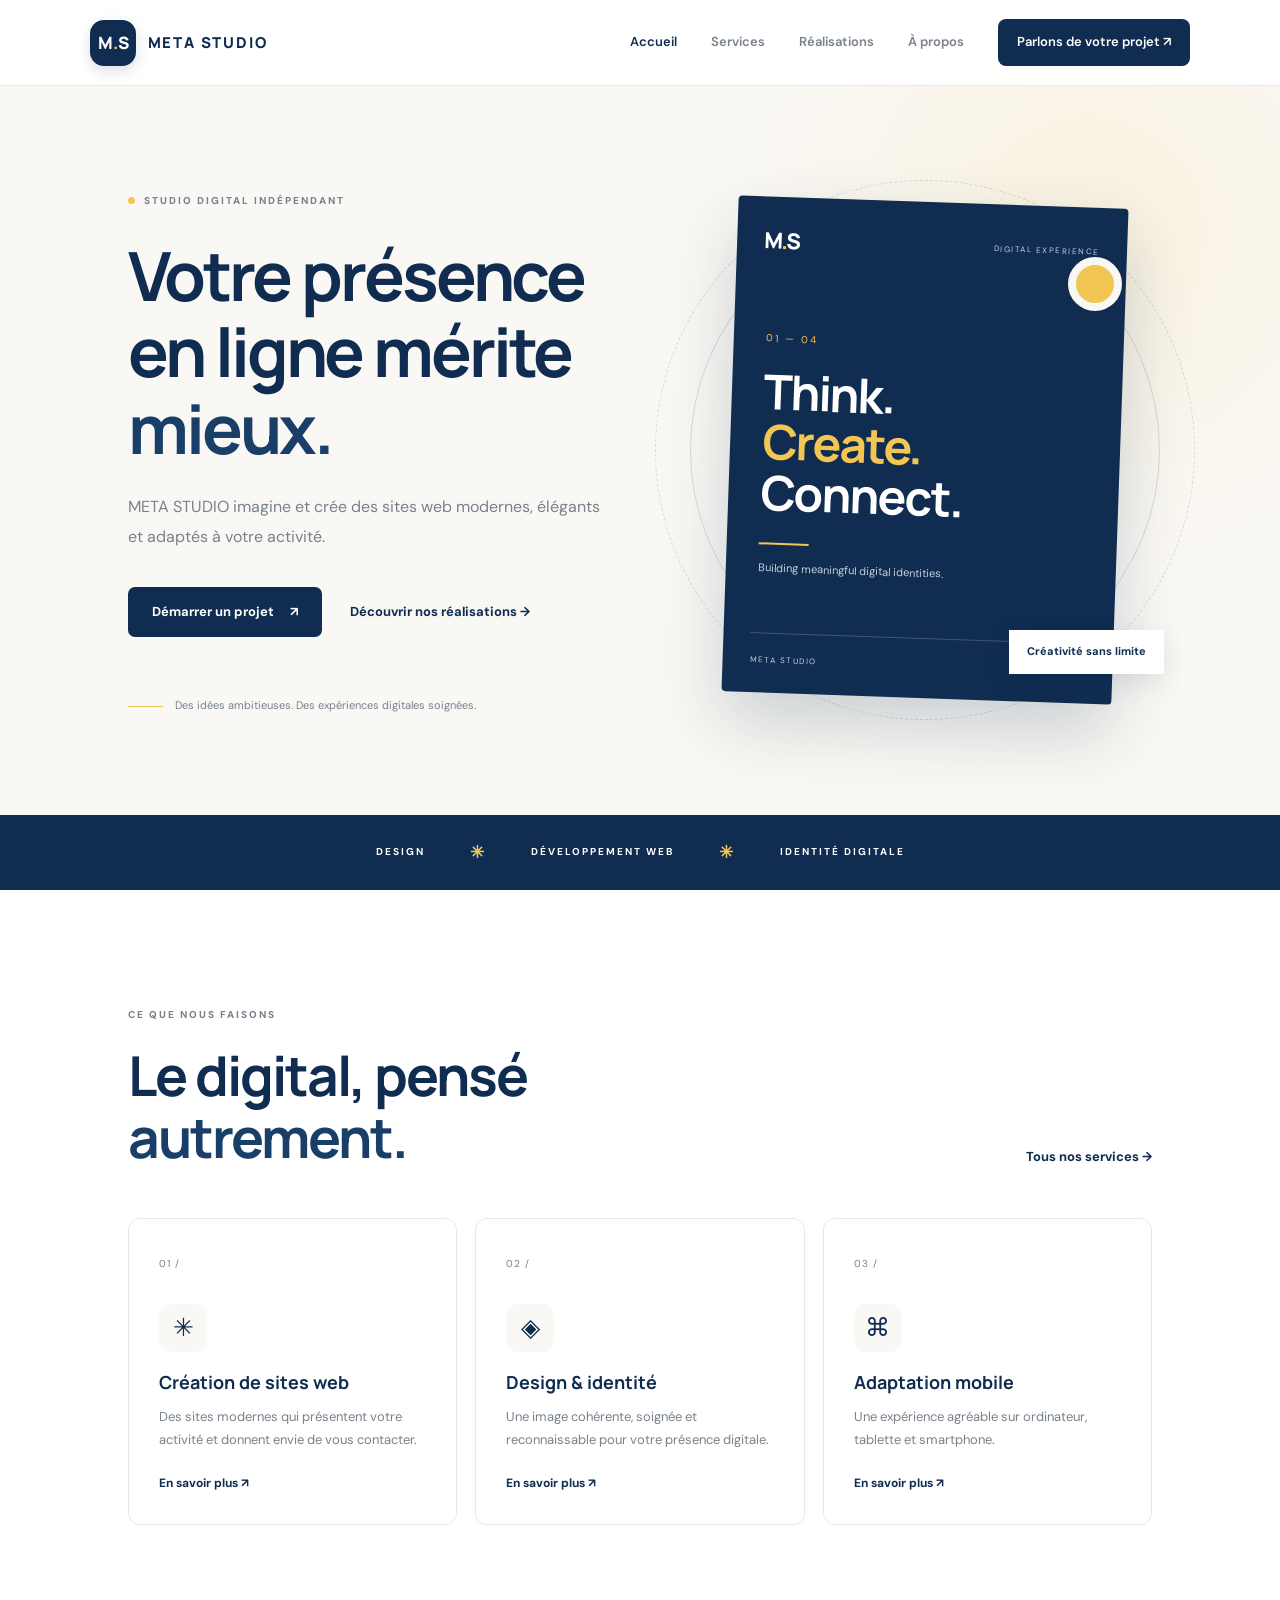
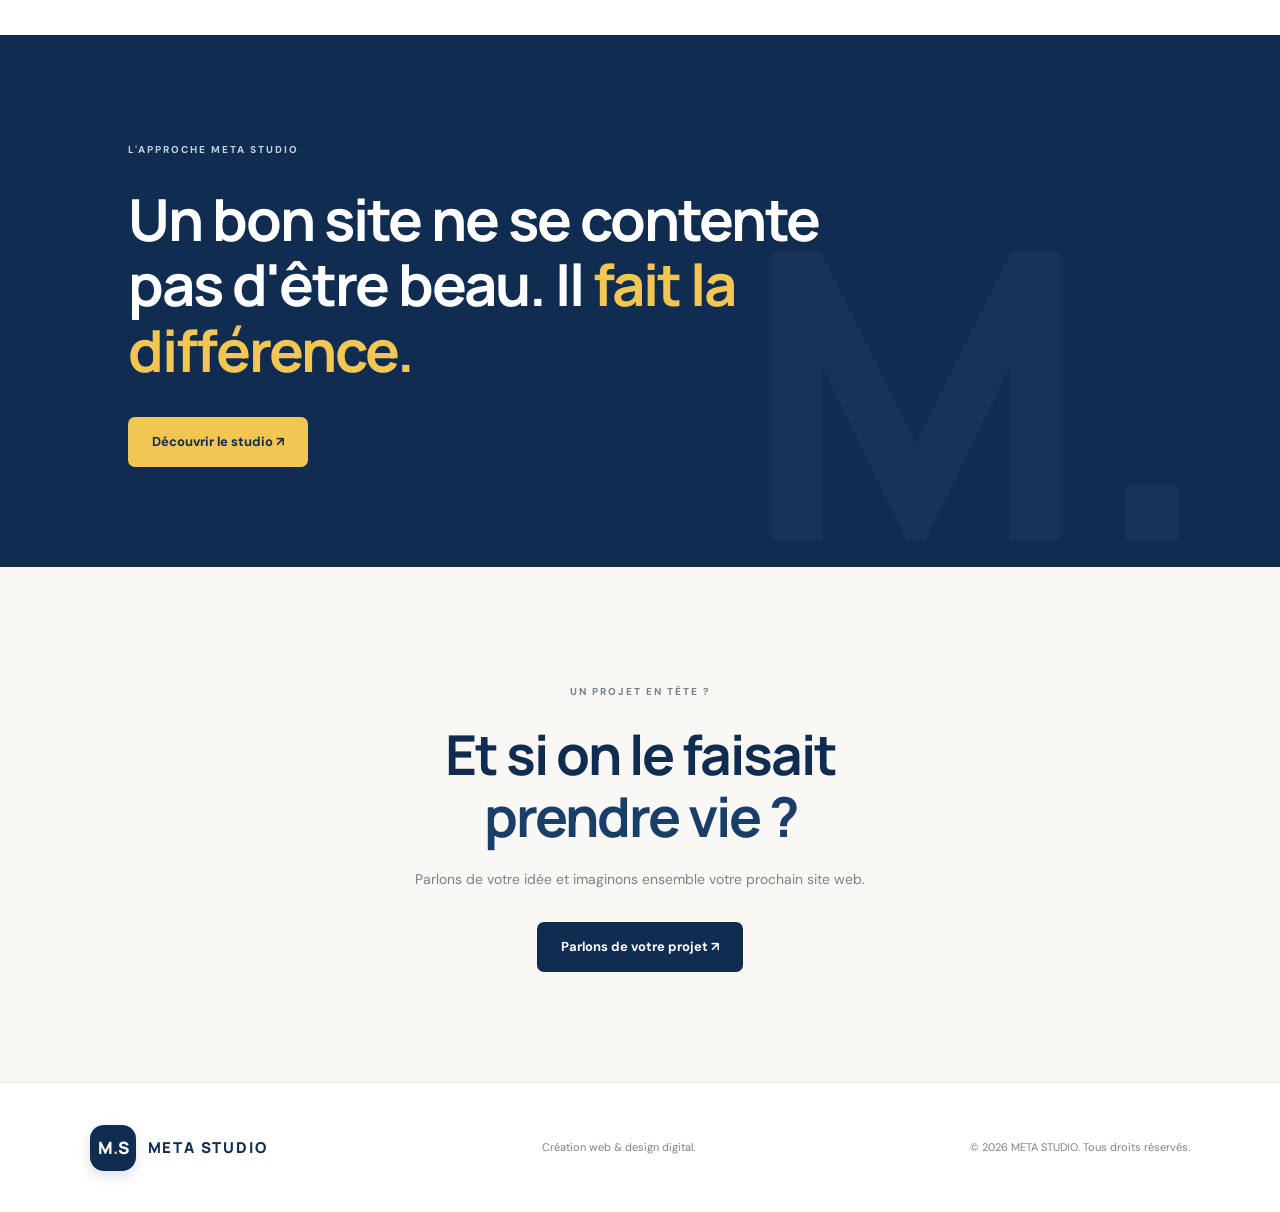
<file: mon site/index.html>
<!DOCTYPE html>
<html lang="fr">
<head>
  <meta charset="UTF-8">
  <meta name="viewport" content="width=device-width, initial-scale=1.0">
  <meta name="description" content="META STUDIO crée des sites web modernes et professionnels pour les indépendants et les entreprises.">
  <title>META STUDIO | Création de sites web</title>
  <link rel="stylesheet" href="style.css">
  <script src="script.js" defer></script>
</head>
<body>

<header class="header">
  <a href="index.html" class="brand">
    <span class="brand-mark"><span>M</span><i>.</i><span>S</span></span>
    <span class="brand-name">META STUDIO</span>
  </a>
  <button class="menu-toggle" aria-label="Ouvrir le menu" aria-expanded="false">
    <span></span><span></span>
  </button>
  <nav class="nav">
    <a class="active" href="index.html">Accueil</a>
    <a href="services.html">Services</a>
    <a href="realisations.html">Réalisations</a>
    <a href="apropos.html">À propos</a>
    <a href="contact.html" class="nav-contact">Parlons de votre projet ↗</a>
  </nav>
</header>

<main>
  <section class="hero">
    <div class="hero-content reveal">
      <span class="eyebrow"><span class="eyebrow-dot"></span> STUDIO DIGITAL INDÉPENDANT</span>
      <h1>Votre présence en ligne mérite <span>mieux.</span></h1>
      <p class="hero-text">
        META STUDIO imagine et crée des sites web modernes,
        élégants et adaptés à votre activité.
      </p>
      <div class="hero-actions">
        <a href="contact.html" class="button button-primary">Démarrer un projet <span>↗</span></a>
        <a href="realisations.html" class="text-link">Découvrir nos réalisations →</a>
      </div>
      <div class="hero-note">
        <span class="note-line"></span>
        Des idées ambitieuses. Des expériences digitales soignées.
      </div>
    </div>

    <div class="hero-visual reveal">
      <div class="visual-orbit orbit-one"></div>
      <div class="visual-orbit orbit-two"></div>
      <div class="visual-card">
        <div class="visual-card-top">
          <span class="mini-logo">M<span>.</span>S</span>
          <span class="visual-label">DIGITAL EXPERIENCE</span>
        </div>
        <div class="visual-card-main">
          <span class="visual-number">01 — 04</span>
          <h2>Think.<br><span>Create.</span><br>Connect.</h2>
          <div class="visual-line"></div>
          <p>Building meaningful digital identities.</p>
        </div>
        <div class="visual-card-bottom">
          <span>META STUDIO</span>
          <span>2026 ↗</span>
        </div>
      </div>
      <div class="floating-dot"></div>
      <div class="floating-label">Créativité sans limite</div>
    </div>
  </section>

  <section class="intro-strip">
    <span>DESIGN</span><i>✳</i><span>DÉVELOPPEMENT WEB</span><i>✳</i><span>IDENTITÉ DIGITALE</span>
  </section>

  <section class="section services-preview">
    <div class="section-heading reveal">
      <div>
        <span class="eyebrow">CE QUE NOUS FAISONS</span>
        <h2>Le digital, pensé<br><span>autrement.</span></h2>
      </div>
      <a href="services.html" class="text-link">Tous nos services →</a>
    </div>

    <div class="service-grid">
      <article class="service-card reveal">
        <span class="service-index">01 /</span>
        <div class="service-icon">✳</div>
        <h3>Création de sites web</h3>
        <p>Des sites modernes qui présentent votre activité et donnent envie de vous contacter.</p>
        <a href="services.html">En savoir plus ↗</a>
      </article>
      <article class="service-card reveal">
        <span class="service-index">02 /</span>
        <div class="service-icon">◈</div>
        <h3>Design & identité</h3>
        <p>Une image cohérente, soignée et reconnaissable pour votre présence digitale.</p>
        <a href="services.html">En savoir plus ↗</a>
      </article>
      <article class="service-card reveal">
        <span class="service-index">03 /</span>
        <div class="service-icon">⌘</div>
        <h3>Adaptation mobile</h3>
        <p>Une expérience agréable sur ordinateur, tablette et smartphone.</p>
        <a href="services.html">En savoir plus ↗</a>
      </article>
    </div>
  </section>

  <section class="statement-section">
    <div class="statement-inner reveal">
      <span class="eyebrow eyebrow-light">L'APPROCHE META STUDIO</span>
      <h2>Un bon site ne se contente pas d'être beau. Il <span>fait la différence.</span></h2>
      <a href="apropos.html" class="button button-light">Découvrir le studio ↗</a>
    </div>
    <span class="statement-decoration">M.</span>
  </section>

  <section class="section home-cta reveal">
    <span class="eyebrow">UN PROJET EN TÊTE ?</span>
    <h2>Et si on le faisait<br><span>prendre vie ?</span></h2>
    <p>Parlons de votre idée et imaginons ensemble votre prochain site web.</p>
    <a href="contact.html" class="button button-primary">Parlons de votre projet ↗</a>
  </section>
</main>

<footer class="footer">
  <a href="index.html" class="brand">
    <span class="brand-mark"><span>M</span><i>.</i><span>S</span></span>
    <span class="brand-name">META STUDIO</span>
  </a>
  <p>Création web & design digital.</p>
  <span>© 2026 META STUDIO. Tous droits réservés.</span>
</footer>

</body>
</html>
</file>
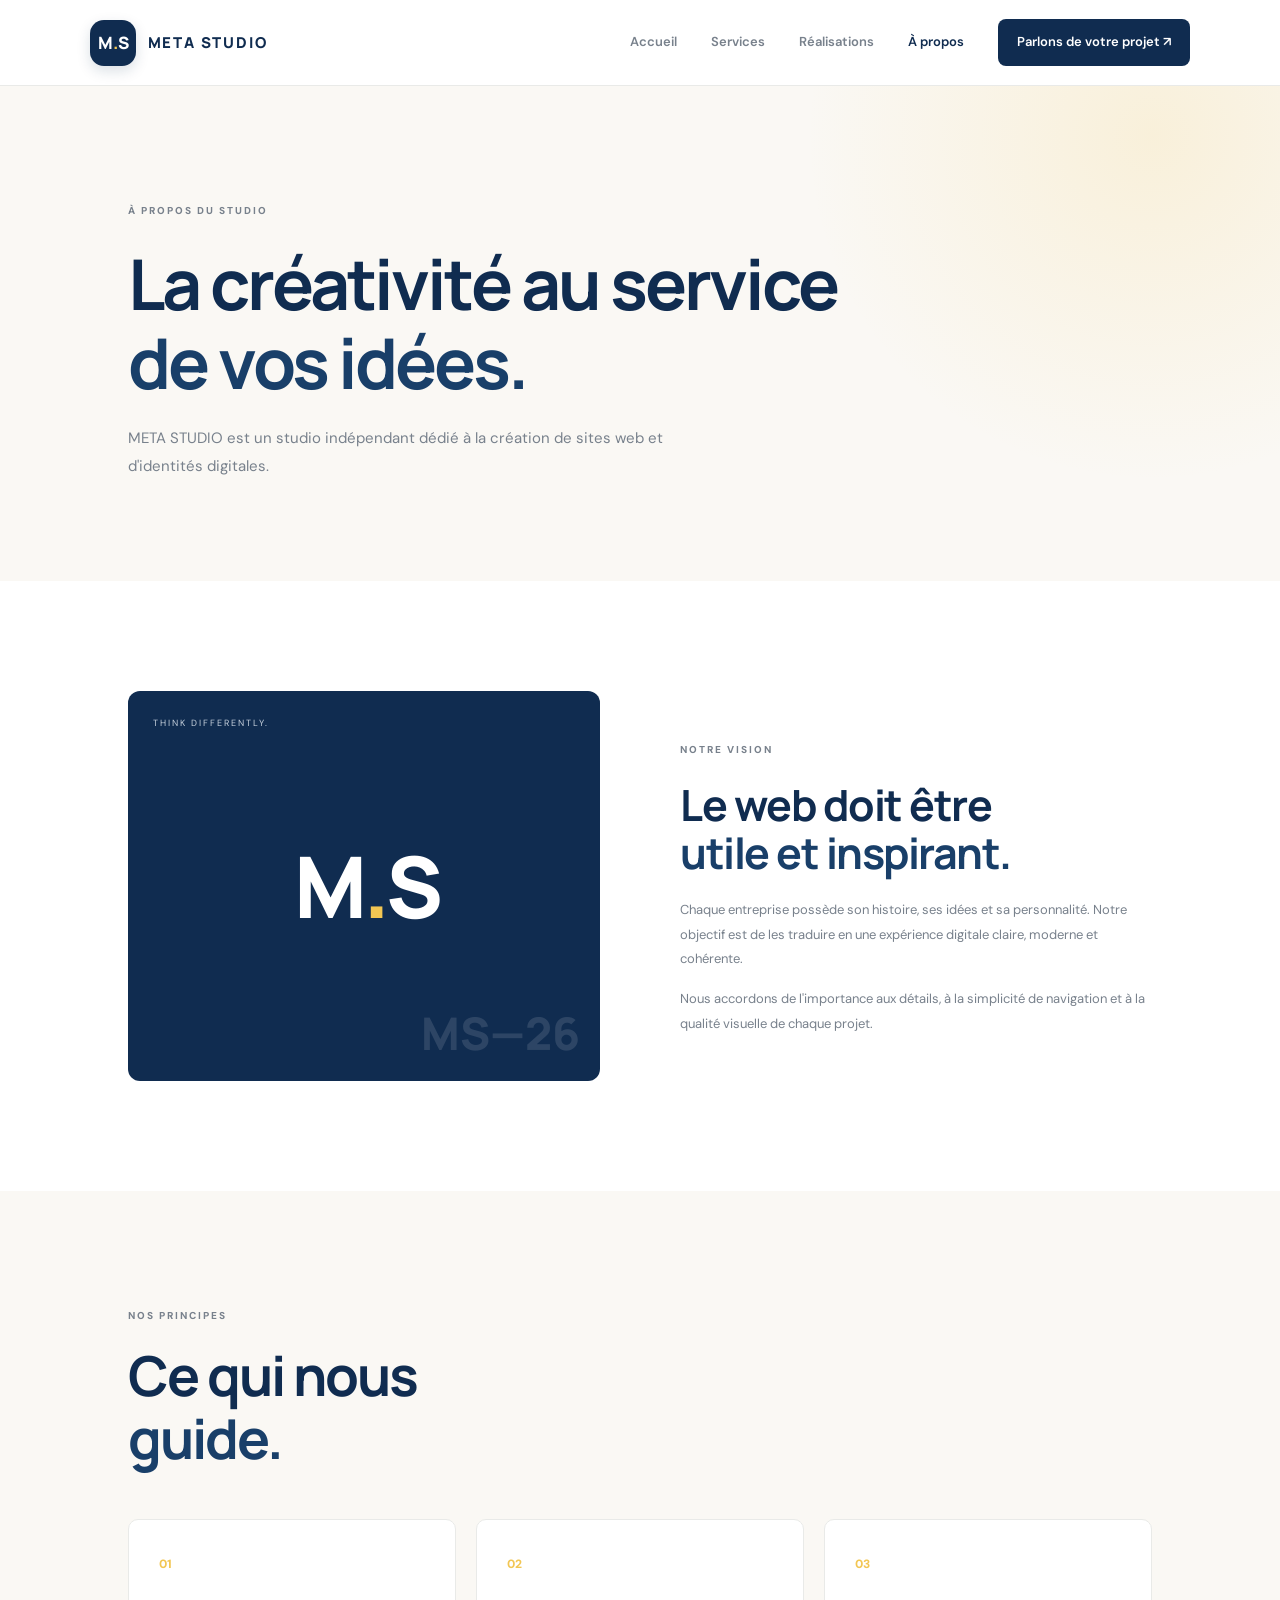
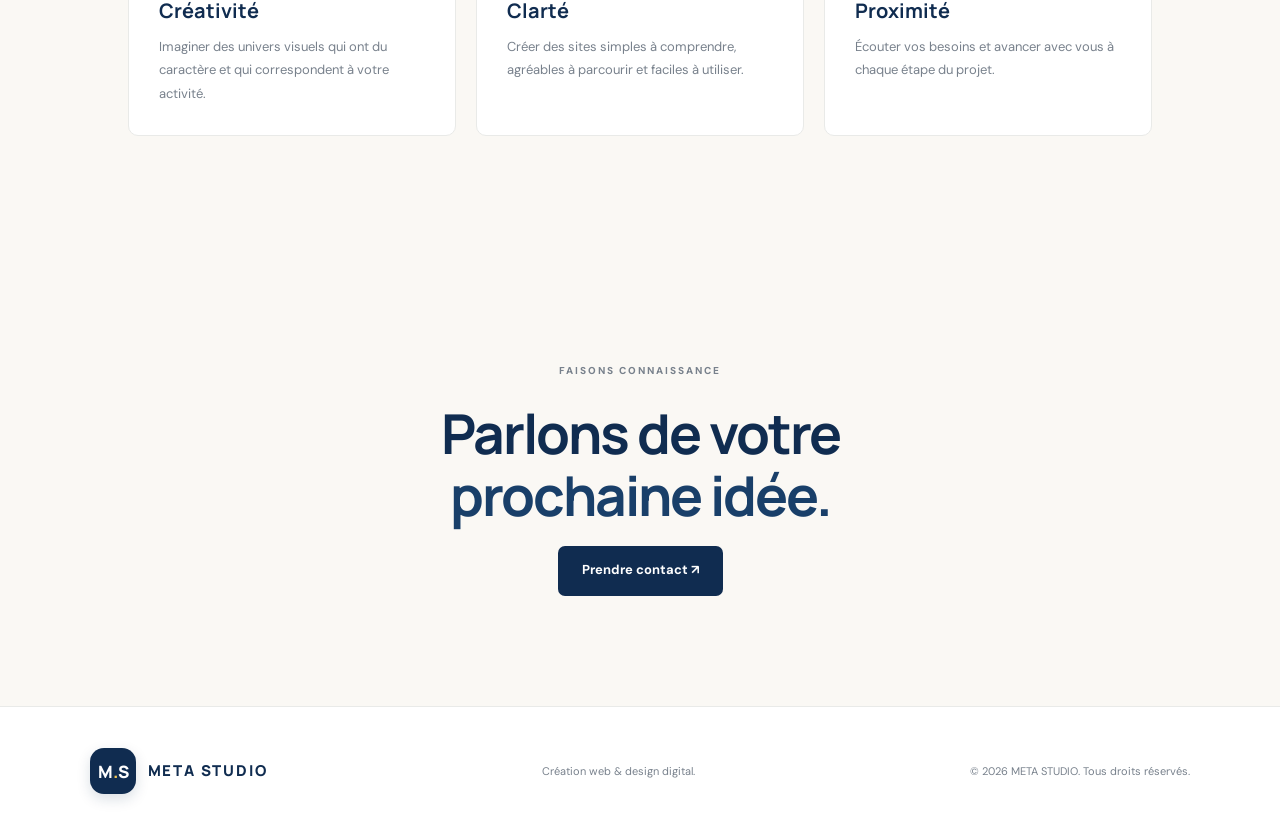
<file: mon site/apropos.html>
<!DOCTYPE html>
<html lang="fr">
<head>
  <meta charset="UTF-8">
  <meta name="viewport" content="width=device-width, initial-scale=1.0">
  <title>À propos | META STUDIO</title>
  <link rel="stylesheet" href="style.css">
  <script src="script.js" defer></script>
</head>
<body>

<header class="header">
  <a href="index.html" class="brand"><span class="brand-mark"><span>M</span><i>.</i><span>S</span></span><span class="brand-name">META STUDIO</span></a>
  <button class="menu-toggle" aria-label="Ouvrir le menu" aria-expanded="false"><span></span><span></span></button>
  <nav class="nav">
    <a href="index.html">Accueil</a>
    <a href="services.html">Services</a>
    <a href="realisations.html">Réalisations</a>
    <a class="active" href="apropos.html">À propos</a>
    <a href="contact.html" class="nav-contact">Parlons de votre projet ↗</a>
  </nav>
</header>

<main>
  <section class="page-hero reveal">
    <span class="eyebrow">À PROPOS DU STUDIO</span>
    <h1>La créativité au service<br><span>de vos idées.</span></h1>
    <p>META STUDIO est un studio indépendant dédié à la création de sites web et d'identités digitales.</p>
  </section>

  <section class="section about-intro">
    <div class="about-visual reveal">
      <div class="about-logo"><span>M</span><i>.</i><span>S</span></div>
      <span class="about-caption">THINK DIFFERENTLY.</span>
      <span class="about-big-number">MS—26</span>
    </div>
    <div class="about-copy reveal">
      <span class="eyebrow">NOTRE VISION</span>
      <h2>Le web doit être<br><span>utile et inspirant.</span></h2>
      <p>Chaque entreprise possède son histoire, ses idées et sa personnalité. Notre objectif est de les traduire en une expérience digitale claire, moderne et cohérente.</p>
      <p>Nous accordons de l'importance aux détails, à la simplicité de navigation et à la qualité visuelle de chaque projet.</p>
    </div>
  </section>

  <section class="section values-section">
    <div class="section-heading reveal">
      <div><span class="eyebrow">NOS PRINCIPES</span><h2>Ce qui nous<br><span>guide.</span></h2></div>
    </div>
    <div class="values-grid">
      <article class="value-card reveal"><span>01</span><h3>Créativité</h3><p>Imaginer des univers visuels qui ont du caractère et qui correspondent à votre activité.</p></article>
      <article class="value-card reveal"><span>02</span><h3>Clarté</h3><p>Créer des sites simples à comprendre, agréables à parcourir et faciles à utiliser.</p></article>
      <article class="value-card reveal"><span>03</span><h3>Proximité</h3><p>Écouter vos besoins et avancer avec vous à chaque étape du projet.</p></article>
    </div>
  </section>

  <section class="section home-cta reveal">
    <span class="eyebrow">FAISONS CONNAISSANCE</span>
    <h2>Parlons de votre<br><span>prochaine idée.</span></h2>
    <a href="contact.html" class="button button-primary">Prendre contact ↗</a>
  </section>
</main>

<footer class="footer">
  <a href="index.html" class="brand"><span class="brand-mark"><span>M</span><i>.</i><span>S</span></span><span class="brand-name">META STUDIO</span></a>
  <p>Création web & design digital.</p>
  <span>© 2026 META STUDIO. Tous droits réservés.</span>
</footer>
</body>
</html>
</file>
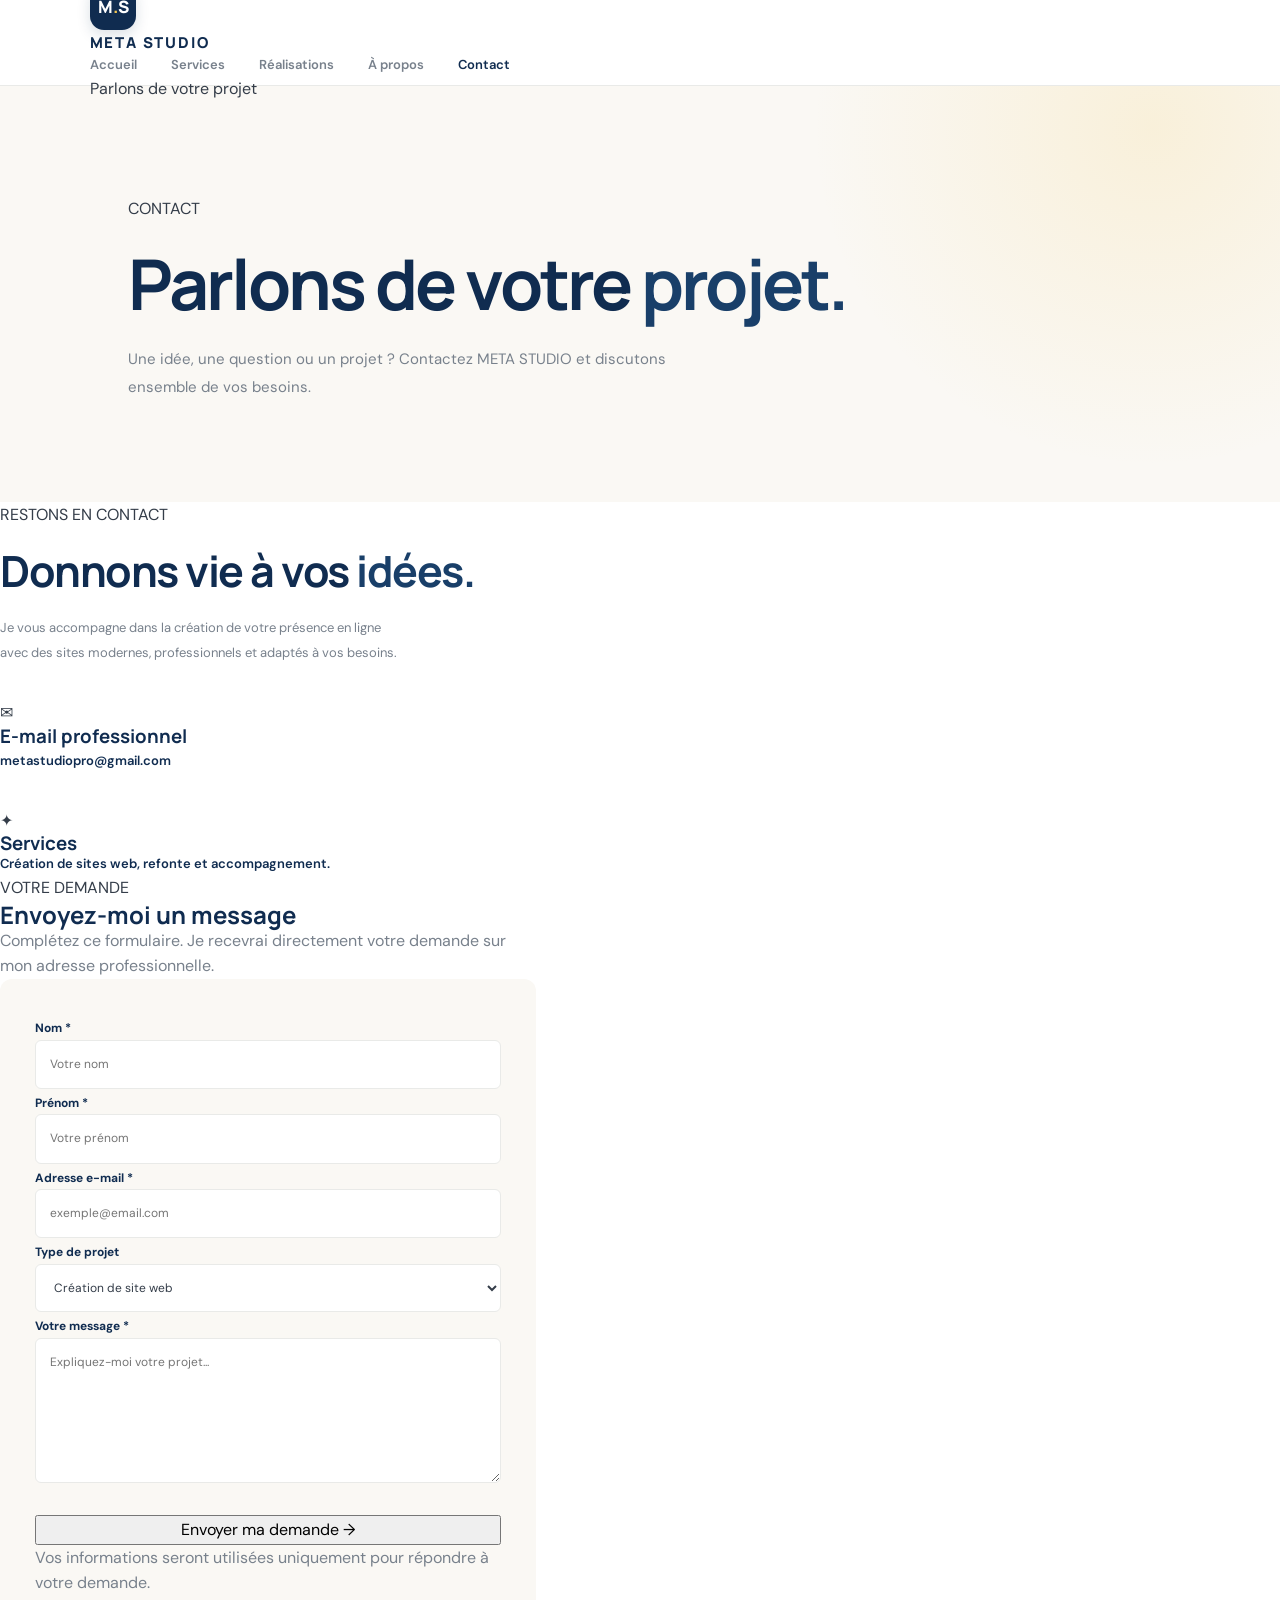
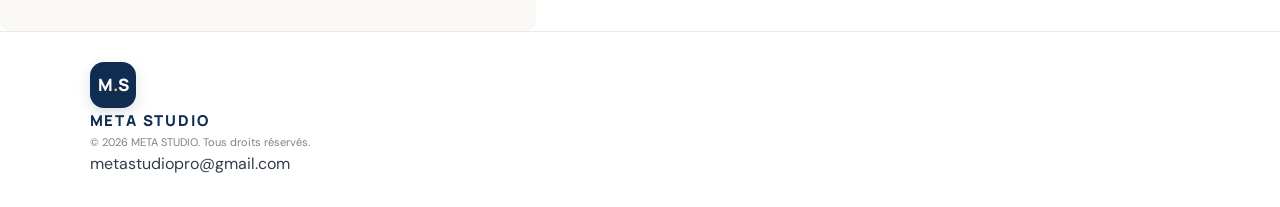
<file: mon site/contact.html>
<!DOCTYPE html>
<html lang="fr">

<head>
    <meta charset="UTF-8">
    <meta name="viewport" content="width=device-width, initial-scale=1.0">

    <title>Contact | META STUDIO</title>

    <meta name="description" content="Contactez META STUDIO pour votre projet de création de site web.">

    <link rel="stylesheet" href="style.css">
</head>

<body>

    <!-- NAVIGATION -->
    <header class="header">
        <div class="container nav-container">

            <a href="index.html" class="logo">
                <span class="brand-mark">
                    <span>M</span><i>.</i><span>S</span>
                </span>
                <span class="brand-name">META STUDIO</span>
            </a>

            <nav class="nav">
                <a href="index.html">Accueil</a>
                <a href="services.html">Services</a>
                <a href="realisations.html">Réalisations</a>
                <a href="apropos.html">À propos</a>
                <a href="contact.html" class="active">Contact</a>
            </nav>

            <a href="contact.html" class="nav-button">
                Parlons de votre projet
            </a>

        </div>
    </header>


    <!-- CONTENU PRINCIPAL -->
    <main>

        <section class="page-hero">
            <div class="container">

                <span class="section-tag">CONTACT</span>

                <h1>
                    Parlons de votre
                    <span class="highlight">projet.</span>
                </h1>

                <p>
                    Une idée, une question ou un projet ?
                    Contactez META STUDIO et discutons ensemble
                    de vos besoins.
                </p>

            </div>
        </section>


        <!-- SECTION CONTACT -->
        <section class="contact-section">

            <div class="container contact-grid">

                <!-- INFORMATIONS -->
                <div class="contact-info">

                    <span class="section-tag">RESTONS EN CONTACT</span>

                    <h2>
                        Donnons vie à vos
                        <span class="highlight">idées.</span>
                    </h2>

                    <p>
                        Je vous accompagne dans la création
                        de votre présence en ligne avec des sites
                        modernes, professionnels et adaptés à vos besoins.
                    </p>

                    <div class="contact-detail">

                        <div class="contact-icon">✉</div>

                        <div>
                            <h3>E-mail professionnel</h3>

                            <a href="mailto:metastudiopro@gmail.com">
                                metastudiopro@gmail.com
                            </a>
                        </div>

                    </div>

                    <div class="contact-detail">

                        <div class="contact-icon">✦</div>

                        <div>
                            <h3>Services</h3>

                            <p>
                                Création de sites web, refonte
                                et accompagnement.
                            </p>
                        </div>

                    </div>

                </div>


                <!-- FORMULAIRE -->
                <div class="contact-form-container">

                    <div class="form-heading">

                        <span class="section-tag">VOTRE DEMANDE</span>

                        <h2>Envoyez-moi un message</h2>

                        <p>
                            Complétez ce formulaire.
                            Je recevrai directement votre demande
                            sur mon adresse professionnelle.
                        </p>

                    </div>


                    <form
                        action="https://formsubmit.co/metastudiopro@gmail.com"
                        method="POST"
                        class="contact-form"
                    >

                        <!-- PARAMÈTRES D'ENVOI -->

                        <input
                            type="hidden"
                            name="_subject"
                            value="Nouvelle demande - META STUDIO"
                        >

                        <input
                            type="hidden"
                            name="_template"
                            value="table"
                        >

                        <input
                            type="hidden"
                            name="_captcha"
                            value="true"
                        >

                        <!-- PROTECTION ANTI-SPAM -->

                        <input
                            type="text"
                            name="_honey"
                            style="display:none"
                            tabindex="-1"
                            autocomplete="off"
                        >


                        <!-- NOM -->

                        <div class="form-group">

                            <label for="nom">Nom *</label>

                            <input
                                type="text"
                                id="nom"
                                name="Nom"
                                placeholder="Votre nom"
                                required
                            >

                        </div>


                        <!-- PRÉNOM -->

                        <div class="form-group">

                            <label for="prenom">Prénom *</label>

                            <input
                                type="text"
                                id="prenom"
                                name="Prénom"
                                placeholder="Votre prénom"
                                required
                            >

                        </div>


                        <!-- ADRESSE E-MAIL -->

                        <div class="form-group">

                            <label for="email">Adresse e-mail *</label>

                            <input
                                type="email"
                                id="email"
                                name="E-mail du client"
                                placeholder="exemple@email.com"
                                required
                            >

                        </div>


                        <!-- TYPE DE DEMANDE -->

                        <div class="form-group">

                            <label for="sujet">Type de projet</label>

                            <select id="sujet" name="Type de projet">

                                <option value="Création de site web">
                                    Création de site web
                                </option>

                                <option value="Refonte de site web">
                                    Refonte de site web
                                </option>

                                <option value="Demande d'information">
                                    Demande d'information
                                </option>

                                <option value="Autre">
                                    Autre
                                </option>

                            </select>

                        </div>


                        <!-- MESSAGE -->

                        <div class="form-group">

                            <label for="message">Votre message *</label>

                            <textarea
                                id="message"
                                name="Message"
                                rows="6"
                                placeholder="Expliquez-moi votre projet..."
                                required
                            ></textarea>

                        </div>


                        <!-- ENVOI -->

                        <button type="submit" class="btn btn-primary">
                            Envoyer ma demande
                            <span>→</span>
                        </button>

                        <p class="form-privacy">
                            Vos informations seront utilisées uniquement
                            pour répondre à votre demande.
                        </p>

                    </form>

                </div>

            </div>

        </section>

    </main>


    <!-- PIED DE PAGE -->
    <footer class="footer">

        <div class="container footer-content">

            <a href="index.html" class="logo">

                <span class="brand-mark">
                    <span>M</span><i>.</i><span>S</span>
                </span>

                <span class="brand-name">META STUDIO</span>

            </a>

            <p>
                © 2026 META STUDIO. Tous droits réservés.
            </p>

            <a href="mailto:metastudiopro@gmail.com">
                metastudiopro@gmail.com
            </a>

        </div>

    </footer>


    <script src="script.js"></script>

</body>
</html>
</file>
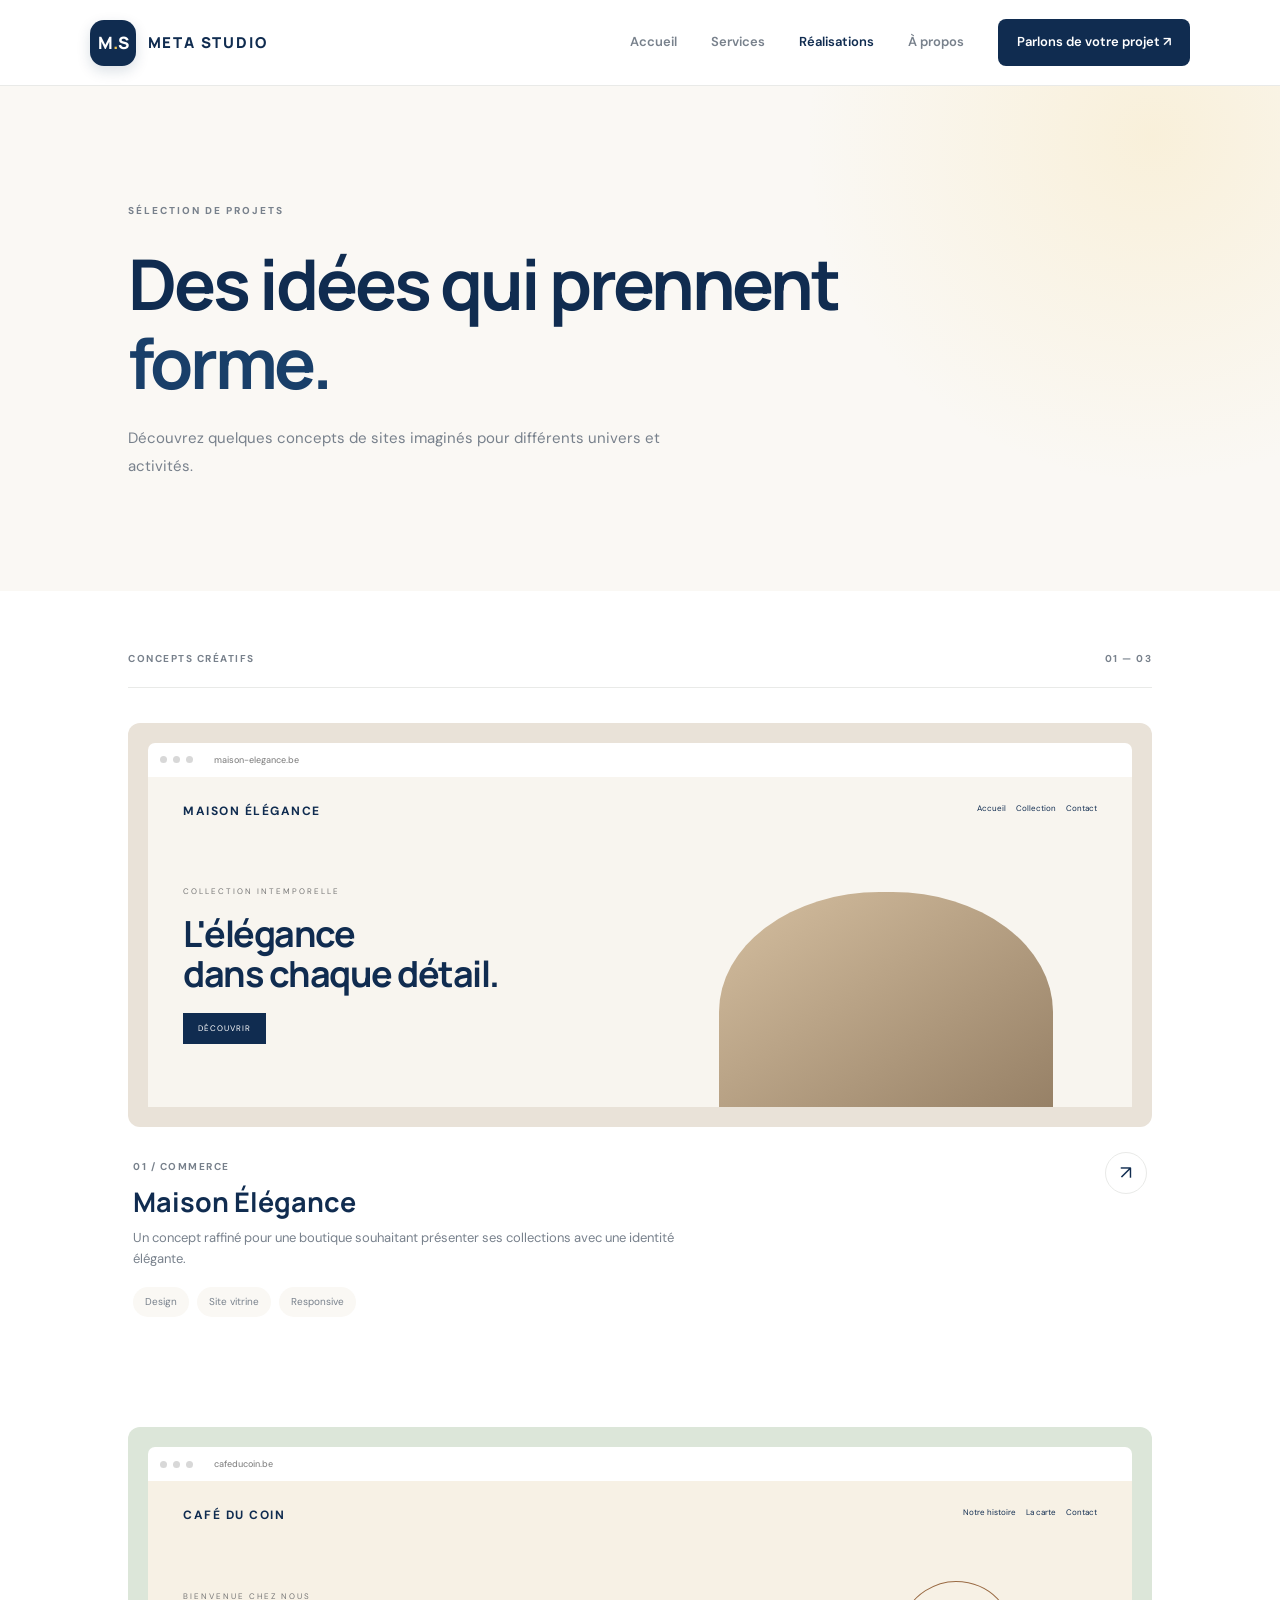
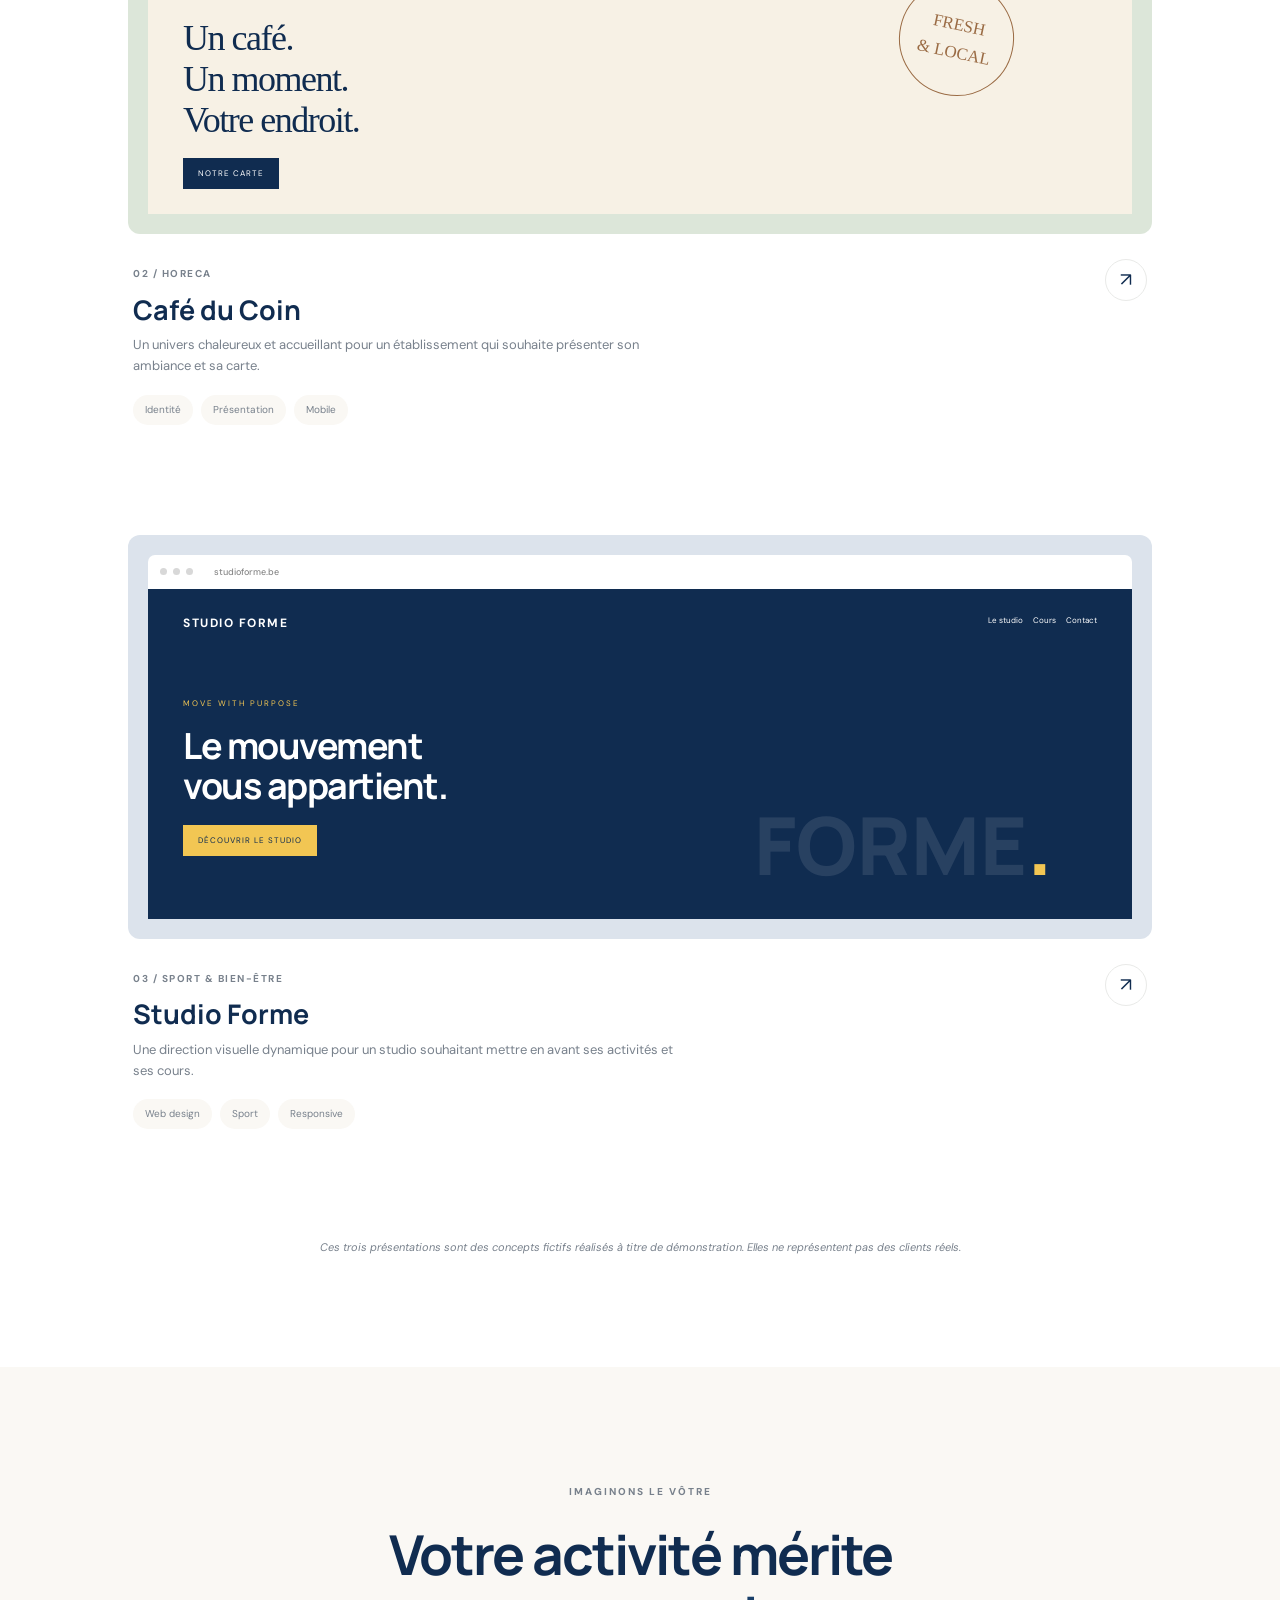
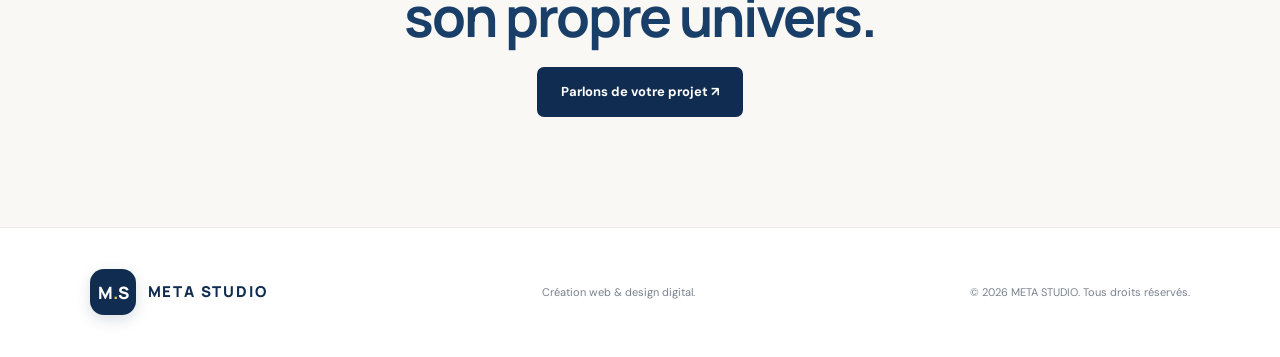
<file: mon site/realisations.html>
<!DOCTYPE html>
<html lang="fr">
<head>
  <meta charset="UTF-8">
  <meta name="viewport" content="width=device-width, initial-scale=1.0">
  <title>Réalisations | META STUDIO</title>
  <link rel="stylesheet" href="style.css">
  <script src="script.js" defer></script>
</head>
<body>

<header class="header">
  <a href="index.html" class="brand"><span class="brand-mark"><span>M</span><i>.</i><span>S</span></span><span class="brand-name">META STUDIO</span></a>
  <button class="menu-toggle" aria-label="Ouvrir le menu" aria-expanded="false"><span></span><span></span></button>
  <nav class="nav">
    <a href="index.html">Accueil</a>
    <a href="services.html">Services</a>
    <a class="active" href="realisations.html">Réalisations</a>
    <a href="apropos.html">À propos</a>
    <a href="contact.html" class="nav-contact">Parlons de votre projet ↗</a>
  </nav>
</header>

<main>
  <section class="page-hero work-hero reveal">
    <span class="eyebrow">SÉLECTION DE PROJETS</span>
    <h1>Des idées qui prennent<br><span>forme.</span></h1>
    <p>Découvrez quelques concepts de sites imaginés pour différents univers et activités.</p>
  </section>

  <section class="section work-section">
    <div class="work-count"><span>CONCEPTS CRÉATIFS</span><span>01 — 03</span></div>

    <article class="work-project reveal">
      <div class="work-preview work-preview-one">
        <div class="preview-browser"><span></span><span></span><span></span><b>maison-elegance.be</b></div>
        <div class="preview-content">
          <div class="preview-nav"><strong>MAISON ÉLÉGANCE</strong><span>Accueil　 Collection　 Contact</span></div>
          <div class="preview-main"><small>COLLECTION INTEMPORELLE</small><h2>L'élégance<br>dans chaque détail.</h2><span class="preview-button">DÉCOUVRIR</span></div>
          <div class="preview-photo"></div>
        </div>
      </div>
      <div class="work-description">
        <div><span class="project-category">01 / COMMERCE</span><h2>Maison Élégance</h2><p>Un concept raffiné pour une boutique souhaitant présenter ses collections avec une identité élégante.</p><div class="project-tags"><span>Design</span><span>Site vitrine</span><span>Responsive</span></div></div>
        <span class="project-arrow">↗</span>
      </div>
    </article>

    <article class="work-project reveal">
      <div class="work-preview work-preview-two">
        <div class="preview-browser"><span></span><span></span><span></span><b>cafeducoin.be</b></div>
        <div class="cafe-content">
          <div class="preview-nav"><strong>CAFÉ DU COIN</strong><span>Notre histoire　 La carte　 Contact</span></div>
          <div class="cafe-main"><small>BIENVENUE CHEZ NOUS</small><h2>Un café.<br>Un moment.<br>Votre endroit.</h2><span class="preview-button">NOTRE CARTE</span></div>
          <div class="cafe-stamp">FRESH<br>& LOCAL</div>
        </div>
      </div>
      <div class="work-description">
        <div><span class="project-category">02 / HORECA</span><h2>Café du Coin</h2><p>Un univers chaleureux et accueillant pour un établissement qui souhaite présenter son ambiance et sa carte.</p><div class="project-tags"><span>Identité</span><span>Présentation</span><span>Mobile</span></div></div>
        <span class="project-arrow">↗</span>
      </div>
    </article>

    <article class="work-project reveal">
      <div class="work-preview work-preview-three">
        <div class="preview-browser"><span></span><span></span><span></span><b>studioforme.be</b></div>
        <div class="studio-content">
          <div class="preview-nav"><strong>STUDIO FORME</strong><span>Le studio　 Cours　 Contact</span></div>
          <div class="studio-main"><small>MOVE WITH PURPOSE</small><h2>Le mouvement<br>vous appartient.</h2><span class="preview-button">DÉCOUVRIR LE STUDIO</span></div>
          <div class="studio-shape">FORME<span>.</span></div>
        </div>
      </div>
      <div class="work-description">
        <div><span class="project-category">03 / SPORT & BIEN-ÊTRE</span><h2>Studio Forme</h2><p>Une direction visuelle dynamique pour un studio souhaitant mettre en avant ses activités et ses cours.</p><div class="project-tags"><span>Web design</span><span>Sport</span><span>Responsive</span></div></div>
        <span class="project-arrow">↗</span>
      </div>
    </article>

    <p class="work-disclaimer">Ces trois présentations sont des concepts fictifs réalisés à titre de démonstration. Elles ne représentent pas des clients réels.</p>
  </section>

  <section class="section home-cta reveal">
    <span class="eyebrow">IMAGINONS LE VÔTRE</span>
    <h2>Votre activité mérite<br><span>son propre univers.</span></h2>
    <a href="contact.html" class="button button-primary">Parlons de votre projet ↗</a>
  </section>
</main>

<footer class="footer">
  <a href="index.html" class="brand"><span class="brand-mark"><span>M</span><i>.</i><span>S</span></span><span class="brand-name">META STUDIO</span></a>
  <p>Création web & design digital.</p>
  <span>© 2026 META STUDIO. Tous droits réservés.</span>
</footer>
</body>
</html>
</file>
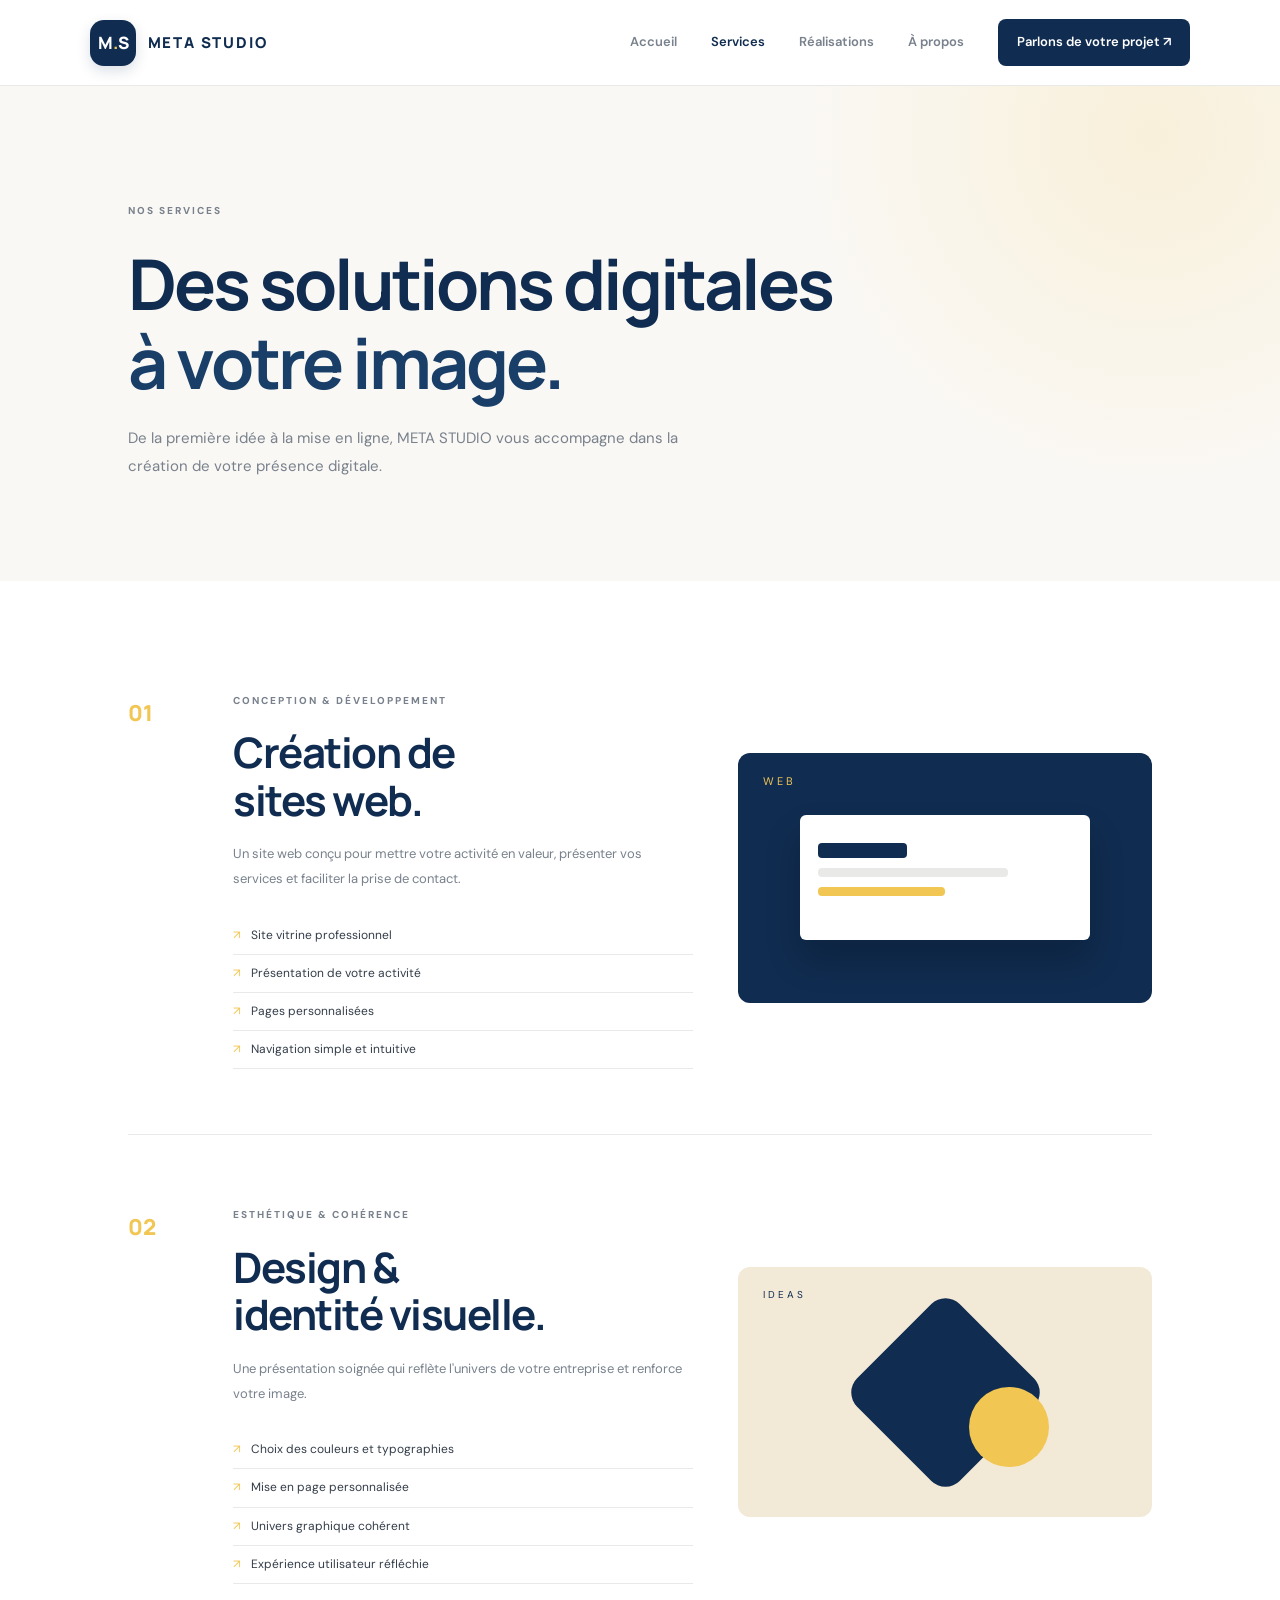
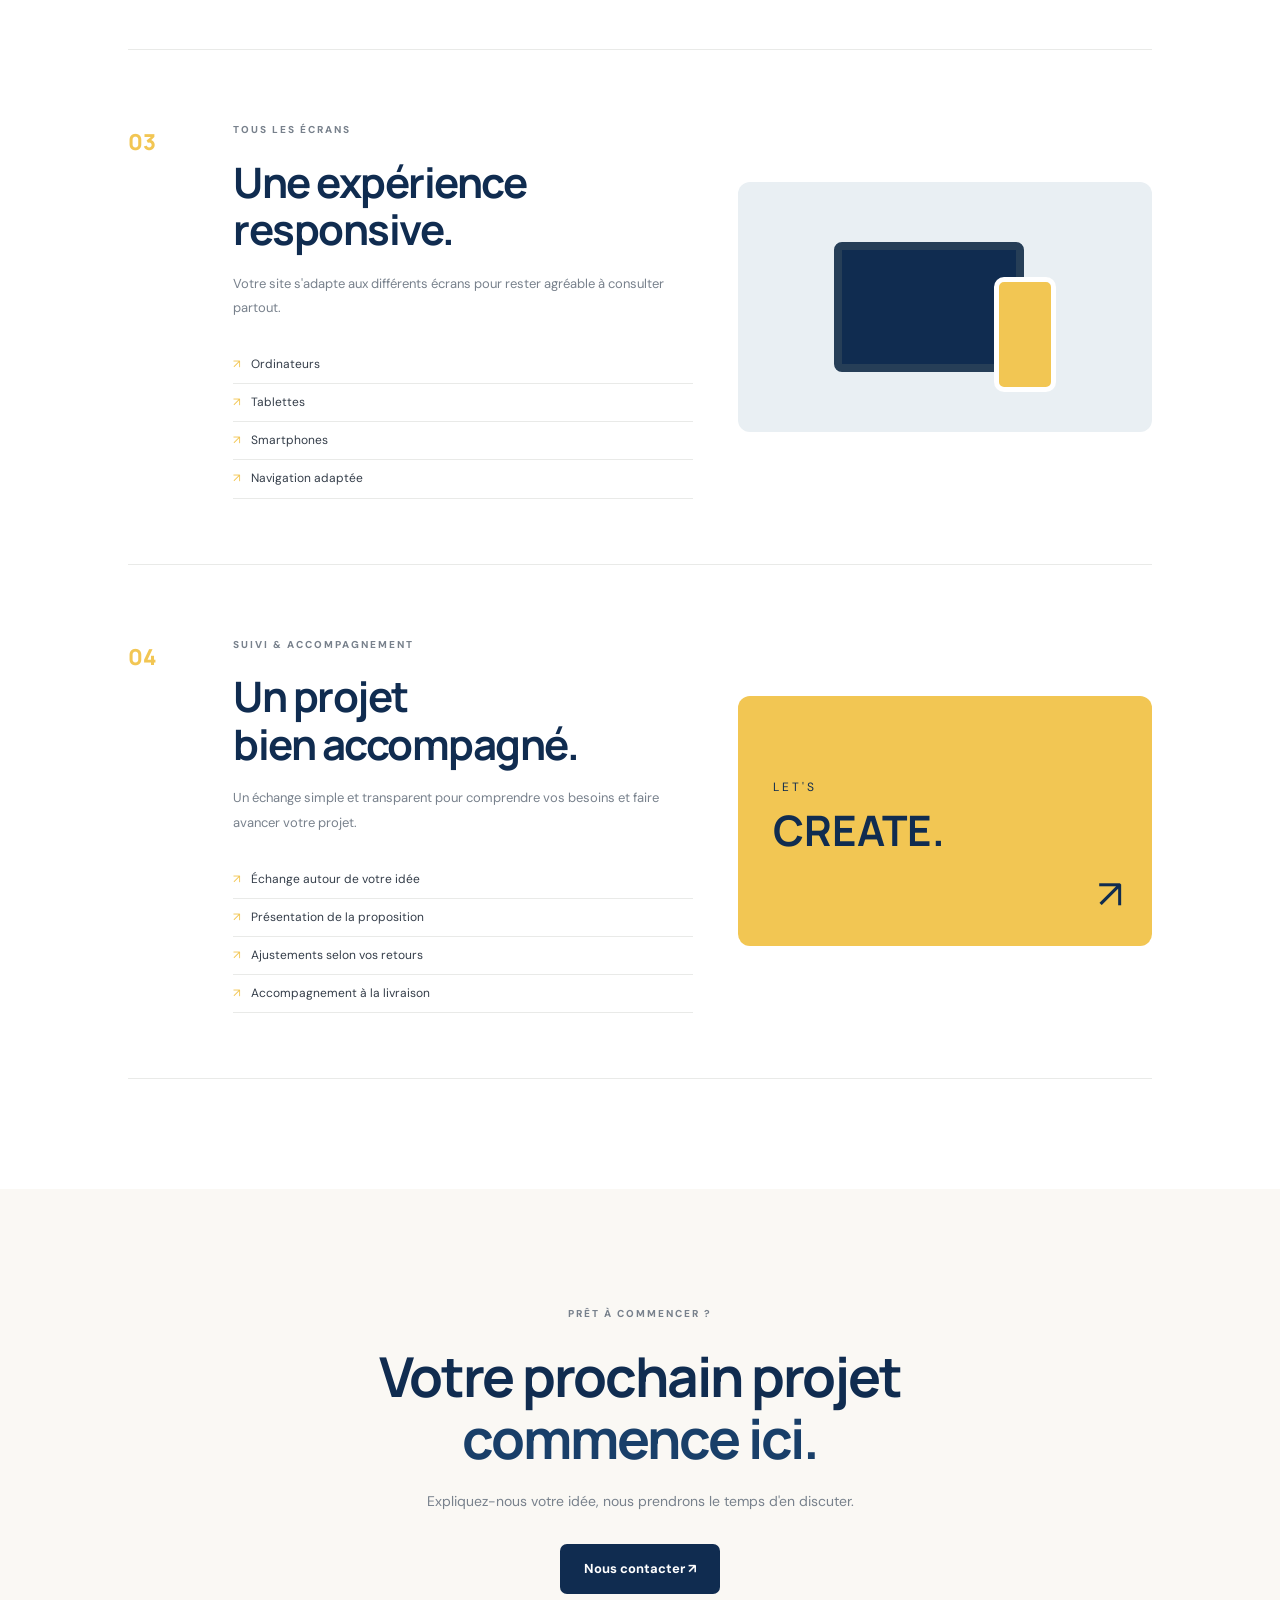
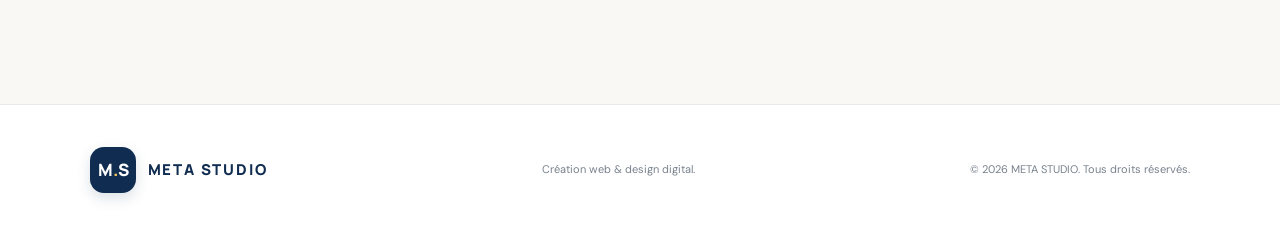
<file: mon site/services.html>
<!DOCTYPE html>
<html lang="fr">
<head>
  <meta charset="UTF-8">
  <meta name="viewport" content="width=device-width, initial-scale=1.0">
  <title>Services | META STUDIO</title>
  <link rel="stylesheet" href="style.css">
  <script src="script.js" defer></script>
</head>
<body>

<header class="header">
  <a href="index.html" class="brand">
    <span class="brand-mark"><span>M</span><i>.</i><span>S</span></span>
    <span class="brand-name">META STUDIO</span>
  </a>
  <button class="menu-toggle" aria-label="Ouvrir le menu" aria-expanded="false"><span></span><span></span></button>
  <nav class="nav">
    <a href="index.html">Accueil</a>
    <a class="active" href="services.html">Services</a>
    <a href="realisations.html">Réalisations</a>
    <a href="apropos.html">À propos</a>
    <a href="contact.html" class="nav-contact">Parlons de votre projet ↗</a>
  </nav>
</header>

<main>
  <section class="page-hero reveal">
    <span class="eyebrow">NOS SERVICES</span>
    <h1>Des solutions digitales<br><span>à votre image.</span></h1>
    <p>De la première idée à la mise en ligne, META STUDIO vous accompagne dans la création de votre présence digitale.</p>
  </section>

  <section class="section service-details">
    <article class="detail-row reveal">
      <div class="detail-number">01</div>
      <div class="detail-content">
        <span class="eyebrow">CONCEPTION & DÉVELOPPEMENT</span>
        <h2>Création de<br>sites web.</h2>
        <p>Un site web conçu pour mettre votre activité en valeur, présenter vos services et faciliter la prise de contact.</p>
        <ul><li>Site vitrine professionnel</li><li>Présentation de votre activité</li><li>Pages personnalisées</li><li>Navigation simple et intuitive</li></ul>
      </div>
      <div class="detail-art art-web"><span>WEB</span><div class="art-window"><div></div><div></div><div></div></div></div>
    </article>

    <article class="detail-row reveal">
      <div class="detail-number">02</div>
      <div class="detail-content">
        <span class="eyebrow">ESTHÉTIQUE & COHÉRENCE</span>
        <h2>Design &<br>identité visuelle.</h2>
        <p>Une présentation soignée qui reflète l'univers de votre entreprise et renforce votre image.</p>
        <ul><li>Choix des couleurs et typographies</li><li>Mise en page personnalisée</li><li>Univers graphique cohérent</li><li>Expérience utilisateur réfléchie</li></ul>
      </div>
      <div class="detail-art art-design"><span>IDEAS</span><div class="art-shape"></div><div class="art-circle"></div></div>
    </article>

    <article class="detail-row reveal">
      <div class="detail-number">03</div>
      <div class="detail-content">
        <span class="eyebrow">TOUS LES ÉCRANS</span>
        <h2>Une expérience<br>responsive.</h2>
        <p>Votre site s'adapte aux différents écrans pour rester agréable à consulter partout.</p>
        <ul><li>Ordinateurs</li><li>Tablettes</li><li>Smartphones</li><li>Navigation adaptée</li></ul>
      </div>
      <div class="detail-art art-responsive"><div class="device-large"></div><div class="device-small"></div></div>
    </article>

    <article class="detail-row reveal">
      <div class="detail-number">04</div>
      <div class="detail-content">
        <span class="eyebrow">SUIVI & ACCOMPAGNEMENT</span>
        <h2>Un projet<br>bien accompagné.</h2>
        <p>Un échange simple et transparent pour comprendre vos besoins et faire avancer votre projet.</p>
        <ul><li>Échange autour de votre idée</li><li>Présentation de la proposition</li><li>Ajustements selon vos retours</li><li>Accompagnement à la livraison</li></ul>
      </div>
      <div class="detail-art art-support"><span>LET'S</span><strong>CREATE.</strong><i>↗</i></div>
    </article>
  </section>

  <section class="section home-cta reveal">
    <span class="eyebrow">PRÊT À COMMENCER ?</span>
    <h2>Votre prochain projet<br><span>commence ici.</span></h2>
    <p>Expliquez-nous votre idée, nous prendrons le temps d'en discuter.</p>
    <a href="contact.html" class="button button-primary">Nous contacter ↗</a>
  </section>
</main>

<footer class="footer">
  <a href="index.html" class="brand"><span class="brand-mark"><span>M</span><i>.</i><span>S</span></span><span class="brand-name">META STUDIO</span></a>
  <p>Création web & design digital.</p>
  <span>© 2026 META STUDIO. Tous droits réservés.</span>
</footer>
</body>
</html>
</file>
<file: mon site/style.css>
@import url('https://fonts.googleapis.com/css2?family=DM+Sans:wght@400;500;600;700;800&family=Manrope:wght@400;500;600;700;800&display=swap');

:root {
  --navy: #102C50;
  --navy-light: #193F69;
  --yellow: #F2C653;
  --cream: #FAF8F4;
  --white: #FFFFFF;
  --text: #343D49;
  --muted: #78818C;
  --border: #E9EAE8;
}

* {
  margin: 0;
  padding: 0;
  box-sizing: border-box;
}

html {
  scroll-behavior: smooth;
}

body {
  background: var(--white);
  color: var(--text);
  font-family: 'DM Sans', sans-serif;
  line-height: 1.6;
}

a {
  color: inherit;
  text-decoration: none;
}

button, input, textarea, select {
  font: inherit;
}

button, a {
  -webkit-tap-highlight-color: transparent;
}

/* HEADER */

.header {
  height: 86px;
  padding: 0 7%;
  display: flex;
  align-items: center;
  justify-content: space-between;
  background: rgba(255,255,255,.96);
  border-bottom: 1px solid var(--border);
  position: sticky;
  top: 0;
  z-index: 100;
  backdrop-filter: blur(14px);
}

.brand {
  display: flex;
  align-items: center;
  gap: 12px;
}

.brand-mark {
  width: 46px;
  height: 46px;
  border-radius: 14px;
  background: var(--navy);
  color: var(--white);
  display: flex;
  align-items: center;
  justify-content: center;
  gap: 1px;
  font-family: 'Manrope', sans-serif;
  font-weight: 800;
  font-size: 17px;
  letter-spacing: -2px;
  box-shadow: 0 5px 14px rgba(16,44,80,.15);
}

.brand-mark i {
  color: var(--yellow);
  font-style: normal;
  margin: 0 1px;
}

.brand-name {
  font-family: 'Manrope', sans-serif;
  font-size: 15px;
  font-weight: 800;
  letter-spacing: 1.8px;
  color: var(--navy);
}

.nav {
  display: flex;
  align-items: center;
  gap: 34px;
}

.nav a {
  font-size: 13px;
  font-weight: 600;
  color: var(--muted);
  transition: .25s;
}

.nav a:hover,
.nav a.active {
  color: var(--navy);
}

.nav .nav-contact {
  background: var(--navy);
  color: white;
  padding: 13px 19px;
  border-radius: 8px;
  transition: .25s;
}

.nav .nav-contact:hover {
  background: var(--navy-light);
  transform: translateY(-2px);
}

.menu-toggle {
  display: none;
  border: 0;
  background: transparent;
  cursor: pointer;
}

/* BUTTONS */

.button {
  min-height: 50px;
  padding: 0 23px;
  display: inline-flex;
  align-items: center;
  justify-content: center;
  gap: 16px;
  border-radius: 7px;
  font-size: 13px;
  font-weight: 700;
  transition: .25s;
  cursor: pointer;
  border: 1px solid transparent;
}

.button-primary {
  background: var(--navy);
  color: white;
}

.button-primary:hover {
  background: var(--navy-light);
  transform: translateY(-3px);
  box-shadow: 0 10px 25px rgba(16,44,80,.15);
}

.button-light {
  background: var(--yellow);
  color: var(--navy);
}

.button-light:hover {
  transform: translateY(-3px);
}

.text-link {
  font-size: 13px;
  font-weight: 700;
  color: var(--navy);
  transition: .2s;
}

.text-link:hover {
  color: var(--navy-light);
}

/* TEXT */

.eyebrow {
  display: inline-flex;
  align-items: center;
  gap: 9px;
  color: var(--muted);
  font-size: 10px;
  font-weight: 800;
  letter-spacing: 2px;
}

.eyebrow-dot {
  width: 7px;
  height: 7px;
  border-radius: 50%;
  background: var(--yellow);
}

h1, h2, h3 {
  font-family: 'Manrope', sans-serif;
  color: var(--navy);
  line-height: 1.13;
}

h1 span, h2 span {
  color: var(--navy-light);
}

p {
  color: var(--muted);
}

/* HOME HERO */

.hero {
  min-height: 660px;
  padding: 100px 10%;
  display: grid;
  grid-template-columns: 1.05fr .95fr;
  align-items: center;
  gap: 70px;
  overflow: hidden;
  background:
    radial-gradient(circle at 85% 20%, rgba(242,198,83,.13), transparent 27%),
    var(--cream);
}

.hero-content h1 {
  max-width: 650px;
  margin: 25px 0;
  font-size: clamp(43px, 5.3vw, 70px);
  letter-spacing: -3px;
}

.hero-content h1 span {
  color: var(--navy-light);
}

.hero-text {
  max-width: 480px;
  font-size: 16px;
  line-height: 1.9;
}

.hero-actions {
  display: flex;
  align-items: center;
  gap: 28px;
  flex-wrap: wrap;
  margin-top: 35px;
}

.hero-note {
  display: flex;
  align-items: center;
  gap: 12px;
  margin-top: 60px;
  font-size: 11px;
  color: var(--muted);
}

.note-line {
  width: 35px;
  height: 1px;
  background: var(--yellow);
}

.hero-visual {
  min-height: 430px;
  position: relative;
  display: flex;
  align-items: center;
  justify-content: center;
}

.visual-card {
  width: min(100%, 390px);
  min-height: 430px;
  padding: 27px;
  position: relative;
  z-index: 2;
  background: var(--navy);
  color: white;
  border-radius: 4px;
  box-shadow: 0 30px 70px rgba(16,44,80,.2);
  transform: rotate(2deg);
}

.visual-card-top,
.visual-card-bottom {
  display: flex;
  justify-content: space-between;
  align-items: center;
}

.mini-logo {
  font-family: 'Manrope', sans-serif;
  font-weight: 800;
  font-size: 22px;
  letter-spacing: -2px;
}

.mini-logo span {
  color: var(--yellow);
}

.visual-label,
.visual-card-bottom {
  font-size: 8px;
  letter-spacing: 1.5px;
  color: #C6D0DC;
}

.visual-card-main {
  padding: 65px 5px 55px;
}

.visual-number {
  color: var(--yellow);
  font-size: 10px;
  letter-spacing: 2px;
}

.visual-card-main h2 {
  color: white;
  font-size: 48px;
  line-height: 1.05;
  letter-spacing: -2px;
  margin: 17px 0;
}

.visual-card-main h2 span {
  color: var(--yellow);
}

.visual-line {
  height: 2px;
  width: 50px;
  background: var(--yellow);
  margin: 25px 0 15px;
}

.visual-card-main p {
  font-size: 11px;
  color: #C6D0DC;
}

.visual-card-bottom {
  padding-top: 20px;
  border-top: 1px solid rgba(255,255,255,.2);
}

.visual-orbit {
  position: absolute;
  border: 1px solid rgba(16,44,80,.15);
  border-radius: 50%;
}

.orbit-one {
  width: 470px;
  height: 470px;
}

.orbit-two {
  width: 540px;
  height: 540px;
  border-style: dashed;
}

.floating-dot {
  position: absolute;
  z-index: 3;
  width: 54px;
  height: 54px;
  background: var(--yellow);
  border: 8px solid var(--cream);
  border-radius: 50%;
  top: 55px;
  right: 30px;
}

.floating-label {
  position: absolute;
  z-index: 4;
  bottom: 25px;
  right: -12px;
  padding: 13px 18px;
  background: white;
  color: var(--navy);
  font-size: 11px;
  font-weight: 700;
  box-shadow: 0 8px 25px rgba(16,44,80,.1);
}

/* STRIP */

.intro-strip {
  min-height: 75px;
  padding: 20px 8%;
  display: flex;
  align-items: center;
  justify-content: center;
  gap: 45px;
  flex-wrap: wrap;
  background: var(--navy);
  color: white;
  font-size: 10px;
  font-weight: 700;
  letter-spacing: 2px;
}

.intro-strip i {
  color: var(--yellow);
  font-style: normal;
  font-size: 17px;
}

/* SECTIONS */

.section {
  padding: 110px 10%;
}

.section-heading {
  display: flex;
  justify-content: space-between;
  align-items: end;
  gap: 25px;
  margin-bottom: 50px;
}

.section-heading h2,
.home-cta h2 {
  font-size: clamp(37px, 4.5vw, 55px);
  letter-spacing: -2px;
  margin-top: 18px;
}

/* SERVICES CARDS */

.service-grid {
  display: grid;
  grid-template-columns: repeat(3, 1fr);
  gap: 18px;
}

.service-card {
  padding: 30px;
  min-height: 300px;
  border: 1px solid var(--border);
  border-radius: 12px;
  transition: .3s;
}

.service-card:hover {
  transform: translateY(-7px);
  border-color: var(--yellow);
  box-shadow: 0 15px 40px rgba(16,44,80,.06);
}

.service-index {
  color: var(--muted);
  font-size: 10px;
  letter-spacing: 1px;
}

.service-icon {
  width: 48px;
  height: 48px;
  display: flex;
  align-items: center;
  justify-content: center;
  margin: 30px 0 20px;
  border-radius: 12px;
  background: var(--cream);
  color: var(--navy);
  font-size: 25px;
}

.service-card h3 {
  font-size: 18px;
  margin-bottom: 12px;
}

.service-card p {
  font-size: 13px;
  line-height: 1.8;
}

.service-card a {
  display: inline-block;
  margin-top: 22px;
  color: var(--navy);
  font-size: 12px;
  font-weight: 700;
}

/* STATEMENT */

.statement-section {
  position: relative;
  overflow: hidden;
  background: var(--navy);
  padding: 100px 10%;
}

.statement-inner {
  position: relative;
  z-index: 2;
  max-width: 750px;
}

.eyebrow-light {
  color: #C6D0DC;
}

.statement-inner h2 {
  margin: 25px 0 35px;
  color: white;
  font-size: clamp(36px, 5vw, 58px);
  letter-spacing: -2px;
}

.statement-inner h2 span {
  color: var(--yellow);
}

.statement-decoration {
  position: absolute;
  right: 5%;
  bottom: -140px;
  font-family: 'Manrope', sans-serif;
  font-size: 400px;
  font-weight: 800;
  color: rgba(255,255,255,.035);
}

/* CTA */

.home-cta {
  text-align: center;
  background: var(--cream);
}

.home-cta h2 {
  margin: 20px 0;
}

.home-cta p {
  margin: 0 auto 30px;
  max-width: 470px;
  font-size: 14px;
  line-height: 1.8;
}

/* PAGE HERO */

.page-hero {
  padding: 110px 10% 100px;
  background:
    radial-gradient(circle at 90% 10%, rgba(242,198,83,.16), transparent 28%),
    var(--cream);
}

.page-hero h1 {
  font-size: clamp(44px, 6vw, 70px);
  letter-spacing: -3px;
  margin: 22px 0;
}

.page-hero p {
  max-width: 570px;
  font-size: 15px;
  line-height: 1.9;
}

/* SERVICE DETAILS */

.service-details {
  padding-top: 40px;
}

.detail-row {
  display: grid;
  grid-template-columns: 60px 1fr .9fr;
  align-items: center;
  gap: 45px;
  padding: 65px 0;
  border-bottom: 1px solid var(--border);
}

.detail-number {
  align-self: start;
  padding-top: 10px;
  color: var(--yellow);
  font-family: 'Manrope', sans-serif;
  font-size: 22px;
  font-weight: 800;
}

.detail-content h2 {
  margin: 18px 0;
  font-size: 42px;
  letter-spacing: -1.5px;
}

.detail-content p {
  max-width: 460px;
  font-size: 13px;
  line-height: 1.9;
}

.detail-content ul {
  margin-top: 25px;
  list-style: none;
}

.detail-content li {
  padding: 9px 0;
  border-bottom: 1px solid var(--border);
  color: var(--text);
  font-size: 12px;
}

.detail-content li::before {
  content: "↗";
  color: var(--yellow);
  margin-right: 10px;
}

.detail-art {
  min-height: 250px;
  position: relative;
  display: flex;
  align-items: center;
  justify-content: center;
  overflow: hidden;
  border-radius: 12px;
}

.art-web {
  background: var(--navy);
}

.art-web > span {
  position: absolute;
  top: 20px;
  left: 25px;
  color: var(--yellow);
  font-size: 11px;
  letter-spacing: 3px;
}

.art-window {
  width: 70%;
  height: 125px;
  background: white;
  padding: 18px;
  border-radius: 6px;
  box-shadow: 0 20px 35px rgba(0,0,0,.2);
}

.art-window div {
  height: 9px;
  width: 75%;
  margin: 10px 0;
  border-radius: 4px;
  background: #E9EAE8;
}

.art-window div:first-child {
  width: 35%;
  height: 15px;
  background: var(--navy);
}

.art-window div:last-child {
  width: 50%;
  background: var(--yellow);
}

.art-design {
  background: #F2E9D7;
}

.art-design > span {
  position: absolute;
  top: 20px;
  left: 25px;
  font-size: 10px;
  letter-spacing: 3px;
  color: var(--navy);
}

.art-shape {
  width: 145px;
  height: 145px;
  background: var(--navy);
  transform: rotate(45deg);
  border-radius: 20px;
}

.art-circle {
  position: absolute;
  width: 80px;
  height: 80px;
  background: var(--yellow);
  border-radius: 50%;
  right: 25%;
  bottom: 20%;
}

.art-responsive {
  background: #E9EFF3;
}

.device-large {
  width: 190px;
  height: 130px;
  background: var(--navy);
  border: 8px solid #263E57;
  border-radius: 8px;
}

.device-small {
  width: 62px;
  height: 115px;
  background: var(--yellow);
  border: 5px solid white;
  border-radius: 10px;
  margin-left: -30px;
  margin-top: 55px;
}

.art-support {
  flex-direction: column;
  background: var(--yellow);
  color: var(--navy);
  align-items: flex-start;
  padding: 35px;
}

.art-support span {
  font-size: 12px;
  letter-spacing: 3px;
}

.art-support strong {
  font-family: 'Manrope', sans-serif;
  font-size: 42px;
}

.art-support i {
  position: absolute;
  right: 30px;
  bottom: 20px;
  font-size: 40px;
  font-style: normal;
}

/* REALISATIONS */

.work-hero {
  padding-bottom: 110px;
}

.work-section {
  padding-top: 60px;
}

.work-count {
  display: flex;
  justify-content: space-between;
  padding-bottom: 20px;
  margin-bottom: 35px;
  border-bottom: 1px solid var(--border);
  color: var(--muted);
  font-size: 10px;
  letter-spacing: 1.5px;
  font-weight: 700;
}

.work-project {
  margin-bottom: 85px;
}

.work-preview {
  min-height: 400px;
  position: relative;
  overflow: hidden;
  border-radius: 12px;
  padding: 20px;
}

.work-preview-one {
  background: #E9E2D8;
}

.work-preview-two {
  background: #DCE6D9;
}

.work-preview-three {
  background: #DCE3EC;
}

.preview-browser {
  height: 34px;
  display: flex;
  align-items: center;
  gap: 6px;
  padding: 0 12px;
  border-radius: 7px 7px 0 0;
  background: white;
}

.preview-browser > span {
  width: 7px;
  height: 7px;
  border-radius: 50%;
  background: #D8D8D8;
}

.preview-browser b {
  margin-left: 15px;
  color: #888;
  font-size: 9px;
  font-weight: 500;
}

.preview-content,
.cafe-content,
.studio-content {
  min-height: 330px;
  position: relative;
  overflow: hidden;
  background: #F8F5EF;
  padding: 25px 35px;
}

.preview-nav {
  display: flex;
  justify-content: space-between;
  gap: 15px;
  position: relative;
  z-index: 2;
  color: var(--navy);
  font-size: 9px;
}

.preview-nav strong {
  font-size: 12px;
  letter-spacing: 1.5px;
}

.preview-nav span {
  font-size: 8px;
}

.preview-main {
  position: relative;
  z-index: 2;
  padding-top: 55px;
}

.preview-main small,
.cafe-main small,
.studio-main small {
  font-size: 8px;
  letter-spacing: 2px;
  color: #777;
}

.preview-main h2,
.cafe-main h2,
.studio-main h2 {
  margin: 12px 0 18px;
  color: var(--navy);
  font-size: 36px;
  letter-spacing: -1.5px;
}

.preview-button {
  display: inline-block;
  padding: 9px 15px;
  background: var(--navy);
  color: white;
  font-size: 8px;
  letter-spacing: 1px;
}

.preview-photo {
  position: absolute;
  right: 8%;
  bottom: -35px;
  width: 34%;
  height: 250px;
  border-radius: 48% 48% 0 0;
  background: linear-gradient(145deg, #D5BFA0, #927C62);
}

.cafe-content {
  background: #F7F1E5;
}

.cafe-main {
  position: relative;
  z-index: 2;
  padding-top: 55px;
}

.cafe-main h2 {
  font-family: Georgia, serif;
  font-weight: 400;
}

.cafe-stamp {
  position: absolute;
  right: 12%;
  top: 100px;
  width: 115px;
  height: 115px;
  display: flex;
  align-items: center;
  justify-content: center;
  text-align: center;
  border: 1px solid #9A6B44;
  border-radius: 50%;
  color: #9A6B44;
  font-family: Georgia, serif;
  font-size: 17px;
  transform: rotate(12deg);
}

.studio-content {
  background: var(--navy);
}

.studio-content .preview-nav,
.studio-content .preview-nav strong {
  color: white;
}

.studio-main {
  position: relative;
  z-index: 2;
  padding-top: 55px;
}

.studio-main small {
  color: var(--yellow);
}

.studio-main h2 {
  color: white;
}

.studio-main .preview-button {
  background: var(--yellow);
  color: var(--navy);
}

.studio-shape {
  position: absolute;
  right: 8%;
  bottom: 10px;
  color: rgba(255,255,255,.1);
  font-family: 'Manrope', sans-serif;
  font-size: 80px;
  font-weight: 800;
}

.studio-shape span {
  color: var(--yellow);
}

.work-description {
  display: flex;
  justify-content: space-between;
  gap: 30px;
  padding: 25px 5px;
}

.project-category {
  color: var(--muted);
  font-size: 10px;
  letter-spacing: 1.5px;
  font-weight: 700;
}

.work-description h2 {
  margin: 10px 0;
  font-size: 27px;
}

.work-description p {
  max-width: 550px;
  font-size: 13px;
}

.project-tags {
  display: flex;
  gap: 8px;
  flex-wrap: wrap;
  margin-top: 18px;
}

.project-tags span {
  padding: 7px 12px;
  background: var(--cream);
  border-radius: 20px;
  font-size: 10px;
  color: var(--muted);
}

.project-arrow {
  width: 42px;
  height: 42px;
  display: flex;
  align-items: center;
  justify-content: center;
  flex-shrink: 0;
  border: 1px solid var(--border);
  border-radius: 50%;
  color: var(--navy);
  font-size: 19px;
}

.work-disclaimer {
  font-size: 11px;
  text-align: center;
  font-style: italic;
}

/* ABOUT */

.about-intro {
  display: grid;
  grid-template-columns: 1fr 1fr;
  align-items: center;
  gap: 80px;
}

.about-visual {
  min-height: 390px;
  background: var(--navy);
  position: relative;
  display: flex;
  align-items: center;
  justify-content: center;
  overflow: hidden;
  border-radius: 12px;
}

.about-logo {
  display: flex;
  align-items: center;
  gap: 5px;
  color: white;
  font-family: 'Manrope', sans-serif;
  font-size: 85px;
  font-weight: 800;
  letter-spacing: -9px;
}

.about-logo i {
  color: var(--yellow);
  font-style: normal;
}

.about-caption {
  position: absolute;
  top: 25px;
  left: 25px;
  color: #C6D0DC;
  font-size: 9px;
  letter-spacing: 2px;
}

.about-big-number {
  position: absolute;
  right: 20px;
  bottom: 12px;
  color: rgba(255,255,255,.12);
  font-family: 'Manrope', sans-serif;
  font-size: 45px;
  font-weight: 800;
}

.about-copy h2 {
  margin: 20px 0;
  font-size: 43px;
  letter-spacing: -1.5px;
}

.about-copy p {
  margin-top: 15px;
  font-size: 13px;
  line-height: 1.9;
}

.values-section {
  background: var(--cream);
}

.values-grid {
  display: grid;
  grid-template-columns: repeat(3, 1fr);
  gap: 20px;
  margin-top: 45px;
}

.value-card {
  padding: 30px;
  background: white;
  border: 1px solid var(--border);
  border-radius: 10px;
}

.value-card > span {
  color: var(--yellow);
  font-weight: 800;
  font-size: 12px;
}

.value-card h3 {
  margin: 25px 0 12px;
  font-size: 20px;
}

.value-card p {
  font-size: 13px;
  line-height: 1.8;
}

/* CONTACT */

.contact-section {
  display: grid;
  grid-template-columns: .9fr 1.1fr;
  gap: 90px;
}

.contact-info h2 {
  margin: 20px 0;
  font-size: 43px;
  letter-spacing: -1.5px;
}

.contact-info > p {
  max-width: 400px;
  font-size: 13px;
  line-height: 1.9;
}

.contact-detail {
  margin-top: 35px;
}

.contact-detail > span {
  display: block;
  margin-bottom: 8px;
  color: var(--muted);
  font-size: 9px;
  font-weight: 800;
  letter-spacing: 2px;
}

.contact-detail a,
.contact-detail p {
  color: var(--navy);
  font-size: 13px;
  font-weight: 600;
}

.contact-form {
  display: flex;
  flex-direction: column;
  padding: 35px;
  background: var(--cream);
  border-radius: 12px;
}

.contact-form label {
  margin: 15px 0 8px;
  color: var(--navy);
  font-size: 12px;
  font-weight: 700;
}

.contact-form input,
.contact-form textarea,
.contact-form select {
  width: 100%;
  padding: 14px;
  border: 1px solid var(--border);
  border-radius: 6px;
  background: white;
  color: var(--text);
  font-size: 12px;
  outline: none;
}

.contact-form input:focus,
.contact-form textarea:focus,
.contact-form select:focus {
  border-color: var(--navy);
}

.contact-form textarea {
  resize: vertical;
}

.contact-form button {
  margin-top: 25px;
}

.contact-form small {
  margin-top: 15px;
  color: var(--muted);
  font-size: 10px;
  line-height: 1.7;
}

.form-status {
  margin-top: 12px;
  font-size: 12px;
}

/* FOOTER */

.footer {
  min-height: 130px;
  padding: 30px 7%;
  display: flex;
  align-items: center;
  justify-content: space-between;
  gap: 20px;
  flex-wrap: wrap;
  border-top: 1px solid var(--border);
}

.footer p,
.footer > span {
  font-size: 11px;
  color: var(--muted);
}

/* ANIMATIONS */

.reveal {
  opacity: 0;
  transform: translateY(22px);
  transition: opacity .7s ease, transform .7s ease;
}

.reveal.visible {
  opacity: 1;
  transform: translateY(0);
}

/* TABLETTE */

@media (max-width: 1000px) {
  .header {
    padding: 0 5%;
  }

  .nav {
    gap: 18px;
  }

  .nav a {
    font-size: 11px;
  }

  .hero {
    padding: 80px 6%;
    gap: 35px;
  }

  .section {
    padding: 85px 7%;
  }

  .detail-row {
    grid-template-columns: 40px 1fr .8fr;
    gap: 25px;
  }

  .contact-section {
    gap: 40px;
  }
}

/* MOBILE */

@media (max-width: 760px) {
  .header {
    height: 72px;
    padding: 0 6%;
  }

  .brand-mark {
    width: 41px;
    height: 41px;
  }

  .brand-name {
    font-size: 13px;
  }

  .menu-toggle {
    display: flex;
    width: 42px;
    height: 42px;
    flex-direction: column;
    align-items: center;
    justify-content: center;
    gap: 6px;
  }

  .menu-toggle span {
    width: 22px;
    height: 2px;
    background: var(--navy);
    transition: .25s;
  }

  .menu-toggle.open span:first-child {
    transform: translateY(4px) rotate(45deg);
  }

  .menu-toggle.open span:last-child {
    transform: translateY(-4px) rotate(-45deg);
  }

  .nav {
    position: absolute;
    top: 72px;
    left: 0;
    right: 0;
    display: none;
    flex-direction: column;
    align-items: stretch;
    gap: 0;
    padding: 12px 6% 25px;
    background: white;
    border-bottom: 1px solid var(--border);
    box-shadow: 0 15px 20px rgba(16,44,80,.07);
  }

  .nav.open {
    display: flex;
  }

  .nav a {
    padding: 15px 0;
    font-size: 13px;
    border-bottom: 1px solid var(--border);
  }

  .nav .nav-contact {
    margin-top: 15px;
    padding: 14px 17px;
    text-align: center;
    border: 0;
  }

  .hero {
    grid-template-columns: 1fr;
    padding: 75px 7% 80px;
    gap: 45px;
  }

  .hero-content h1 {
    font-size: 46px;
    letter-spacing: -2px;
  }

  .hero-text {
    font-size: 14px;
  }

  .hero-actions {
    align-items: flex-start;
    flex-direction: column;
    gap: 18px;
  }

  .hero-note {
    margin-top: 35px;
    font-size: 10px;
  }

  .hero-visual {
    min-height: 400px;
  }

  .visual-card {
    min-height: 380px;
  }

  .visual-card-main {
    padding: 50px 5px;
  }

  .visual-card-main h2 {
    font-size: 43px;
  }

  .orbit-one {
    width: 380px;
    height: 380px;
  }

  .orbit-two {
    width: 420px;
    height: 420px;
  }

  .floating-label {
    right: 0;
  }

  .intro-strip {
    gap: 16px;
    font-size: 8px;
  }

  .section {
    padding: 75px 7%;
  }

  .section-heading {
    align-items: flex-start;
    flex-direction: column;
  }

  .section-heading h2,
  .home-cta h2 {
    font-size: 39px;
  }

  .service-grid,
  .values-grid {
    grid-template-columns: 1fr;
  }

  .service-card {
    min-height: 260px;
  }

  .statement-section {
    padding: 75px 7%;
  }

  .statement-inner h2 {
    font-size: 39px;
  }

  .statement-decoration {
    font-size: 220px;
    bottom: -75px;
  }

  .page-hero {
    padding: 75px 7%;
  }

  .page-hero h1 {
    font-size: 45px;
    letter-spacing: -2px;
  }

  .detail-row {
    grid-template-columns: 35px 1fr;
    gap: 12px;
    padding: 45px 0;
  }

  .detail-content h2 {
    font-size: 35px;
  }

  .detail-art {
    grid-column: 2;
    min-height: 210px;
    margin-top: 15px;
  }

  .about-intro,
  .contact-section {
    grid-template-columns: 1fr;
    gap: 45px;
  }

  .about-visual {
    min-height: 300px;
  }

  .about-copy h2,
  .contact-info h2 {
    font-size: 37px;
  }

  .work-preview {
    min-height: 320px;
    padding: 10px;
  }

  .preview-content,
  .cafe-content,
  .studio-content {
    min-height: 270px;
    padding: 20px;
  }

  .preview-nav span {
    display: none;
  }

  .preview-main,
  .cafe-main,
  .studio-main {
    padding-top: 50px;
  }

  .preview-main h2,
  .cafe-main h2,
  .studio-main h2 {
    font-size: 27px;
  }

  .preview-photo {
    opacity: .4;
    right: -5%;
    width: 45%;
  }

  .cafe-stamp {
    right: 5%;
    width: 75px;
    height: 75px;
    font-size: 11px;
  }

  .studio-shape {
    font-size: 50px;
    right: 3%;
  }

  .work-description {
    gap: 12px;
  }

  .work-description h2 {
    font-size: 23px;
  }

  .contact-form {
    padding: 22px;
  }

  .footer {
    padding: 30px 7%;
    align-items: flex-start;
    flex-direction: column;
  }
}

@media (prefers-reduced-motion: reduce) {
  html {
    scroll-behavior: auto;
  }

  *, *::before, *::after {
    animation-duration: .01ms !important;
    transition-duration: .01ms !important;
  }

  .reveal {
    opacity: 1;
    transform: none;
  }
}
</file>
